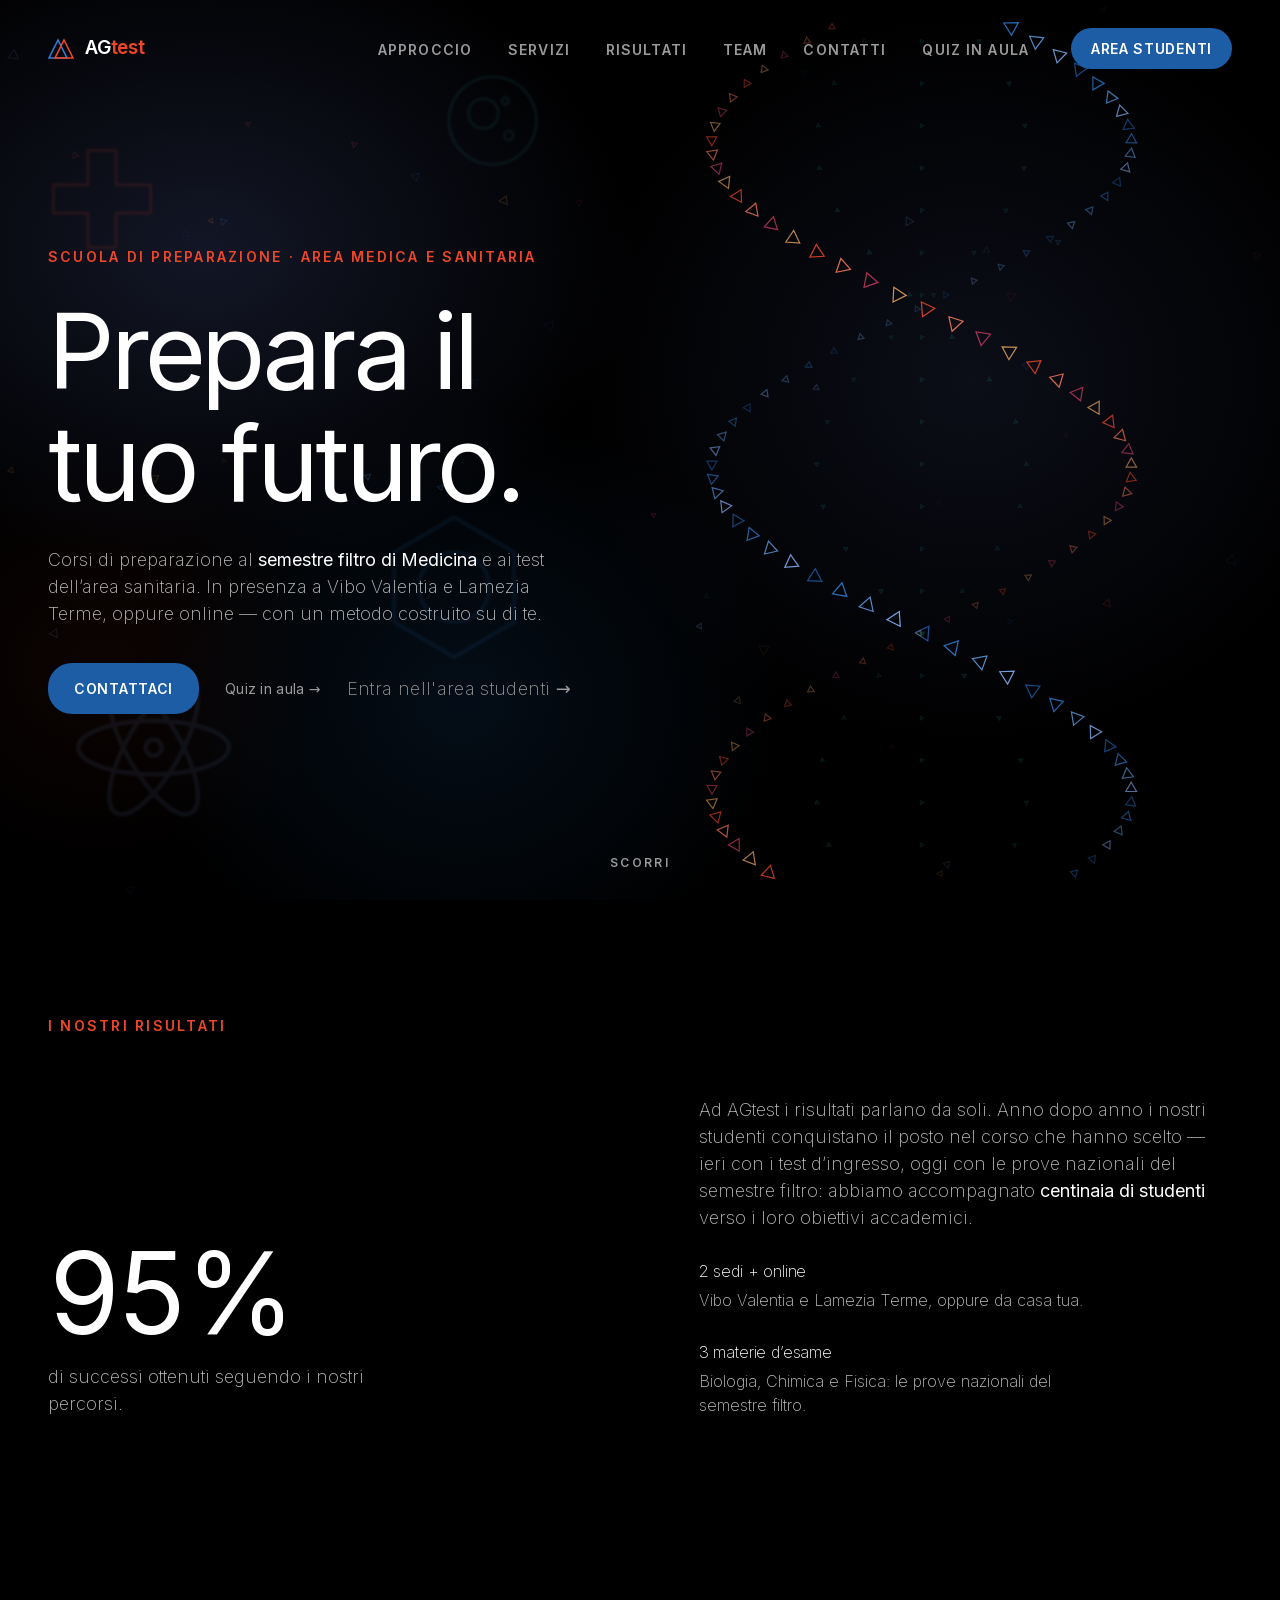
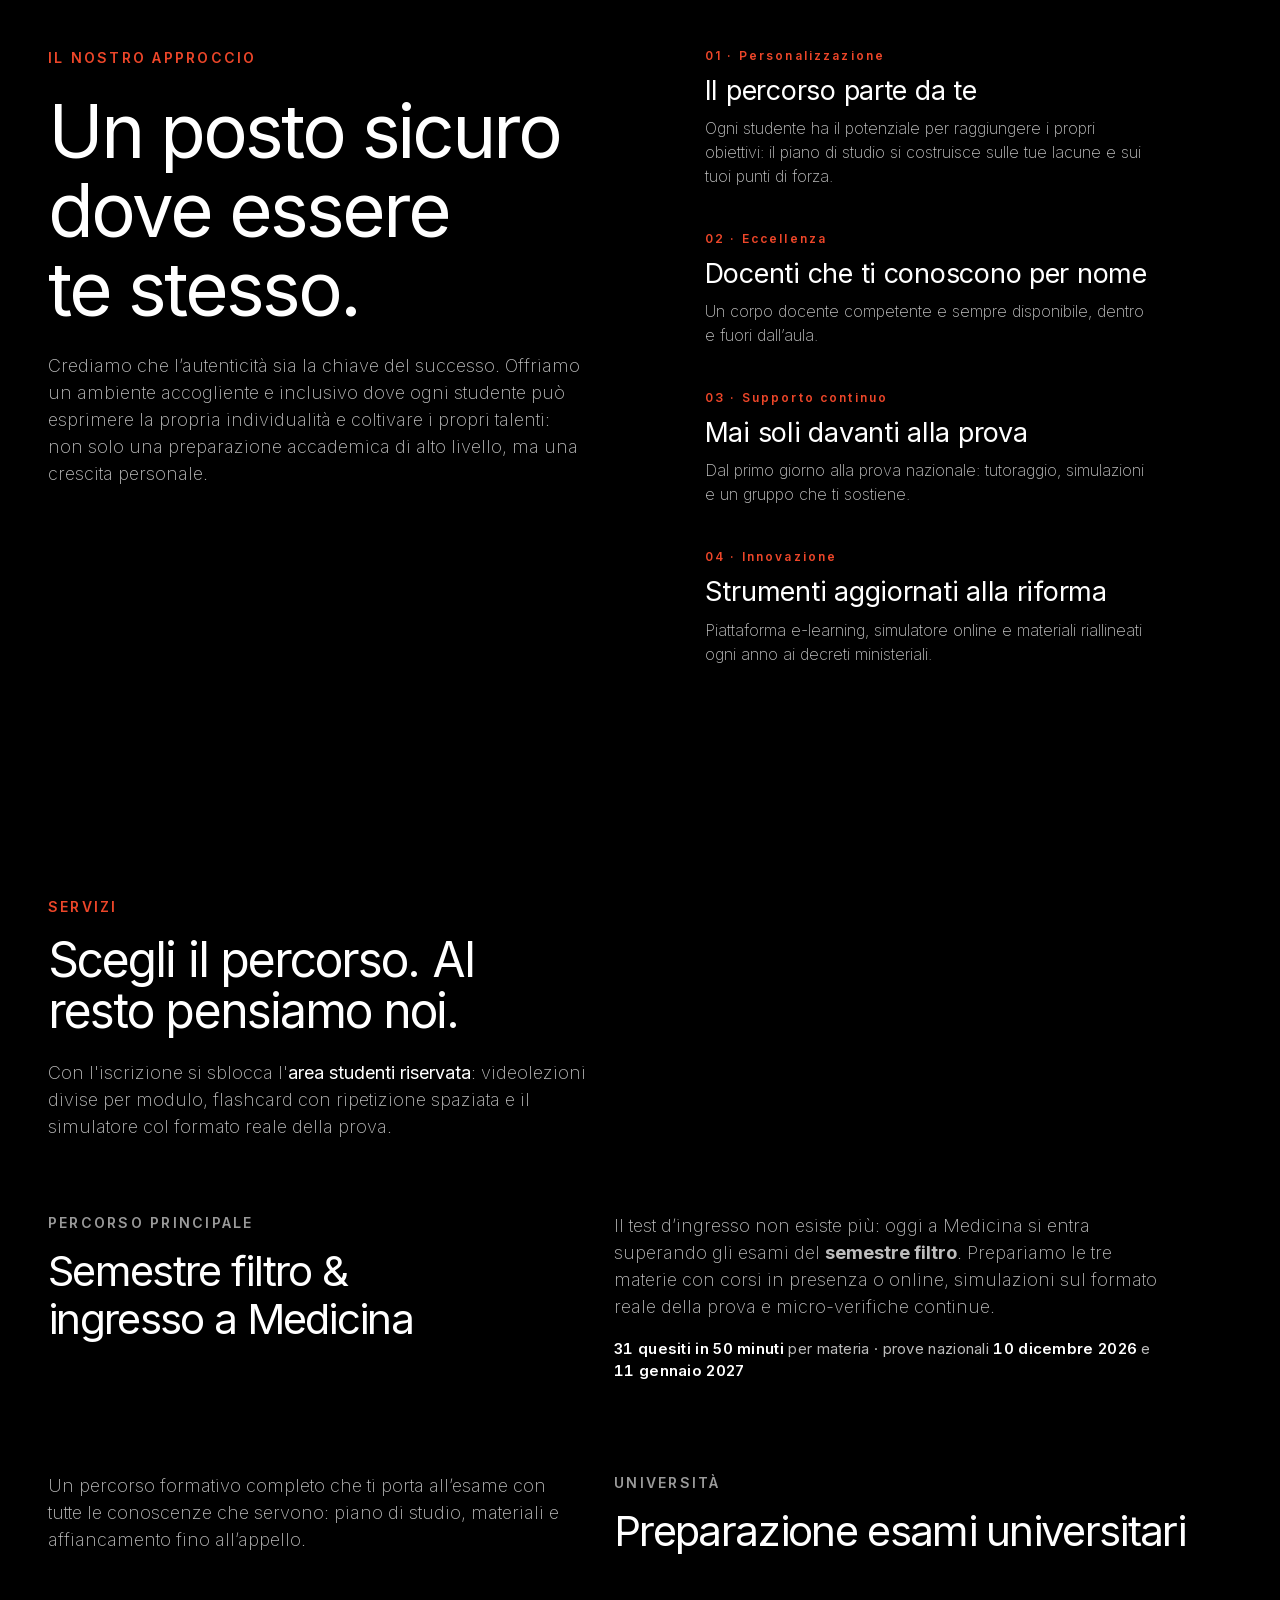
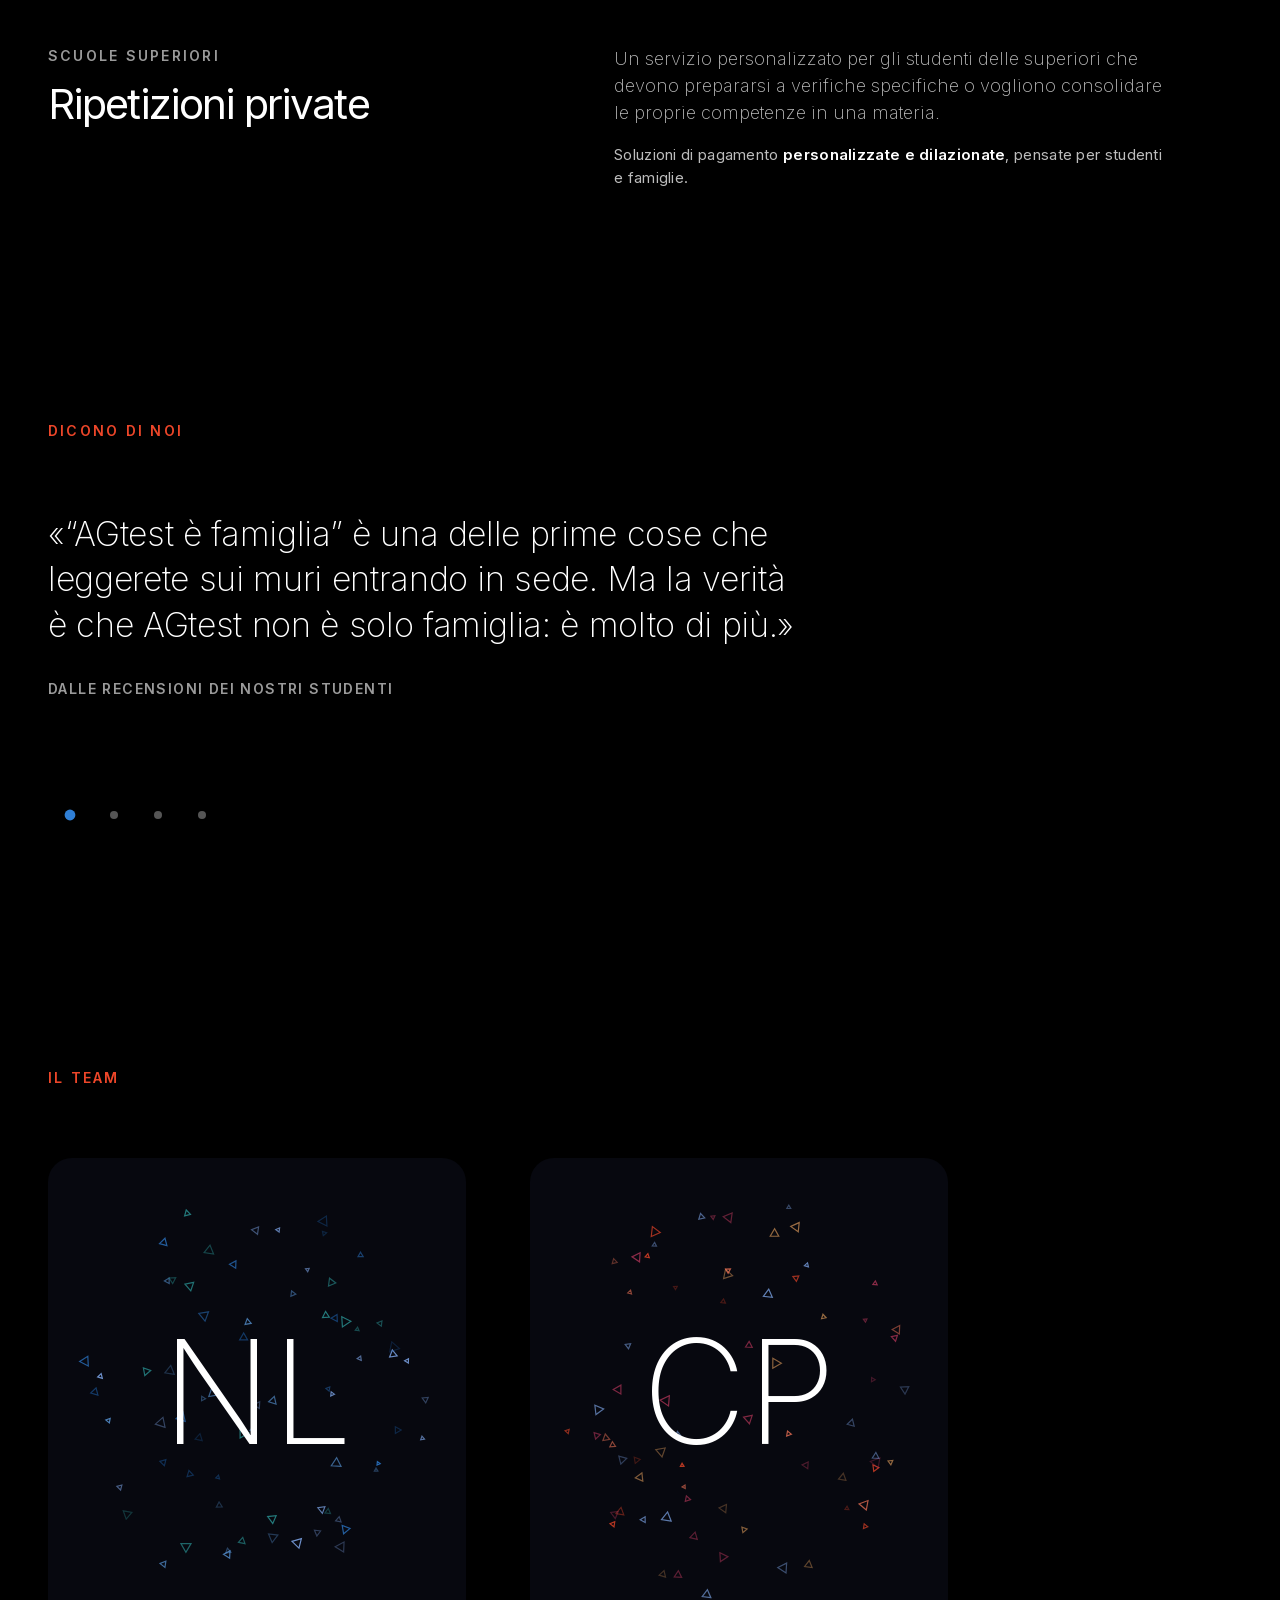
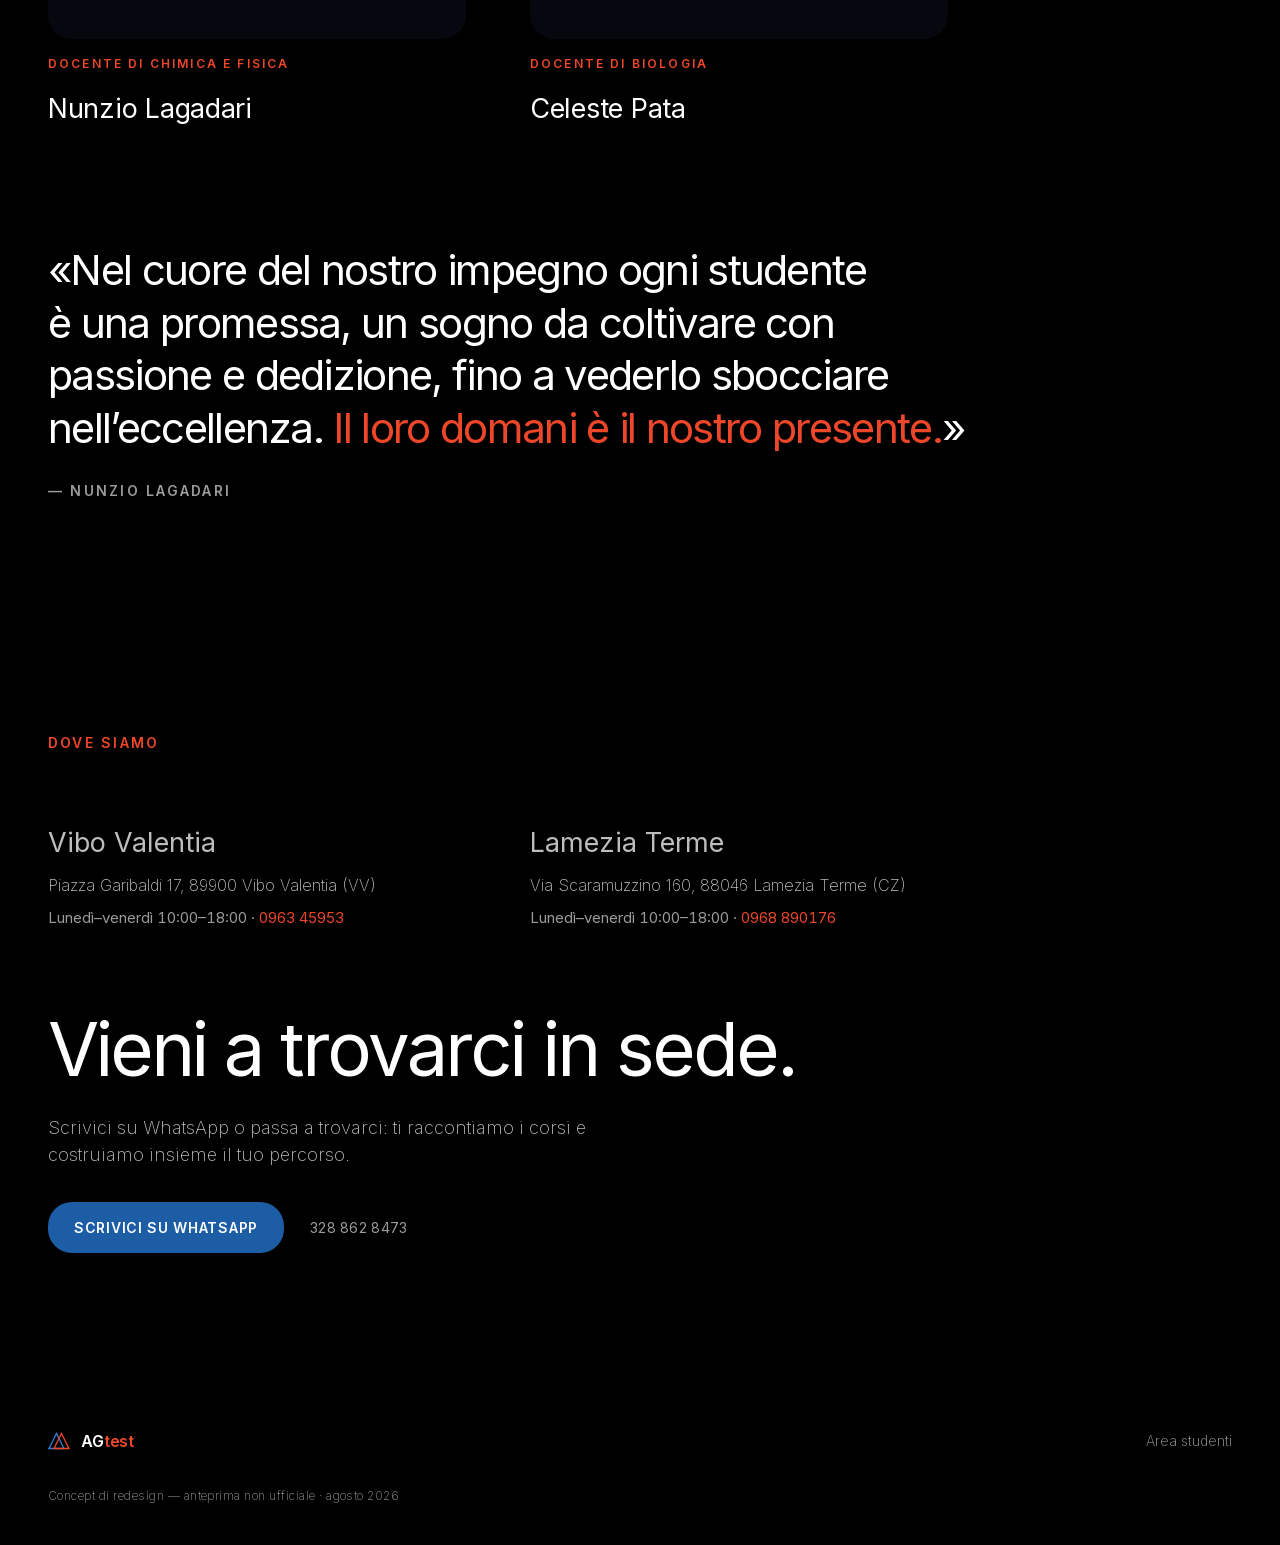
<file: index.html>
<!doctype html>
<html lang="it">
<head>
<meta charset="utf-8">
<meta name="viewport" content="width=device-width, initial-scale=1">
<title>AGtest — Prepara il tuo futuro</title>
<style>
/* ================= FONT ================= */
@font-face {
  font-family: 'Inter';
  font-style: normal;
  font-weight: 100 900;
  font-display: swap;
  src: url([data-uri]) format('woff2');
}

/* ================= TOKENS ================= */
:root {
  --void: #000000;
  --bone: #ffffff;
  --ash: #9a9a9a;
  --mist: #bdbdbd;
  --blu: #2f7fd6;          /* blu AGtest schiarito — accenti, stati attivi, hover */
  --blu-deep: #1c5da5;     /* blu AGtest originale — fondo dei bottoni (contrasto AA col bianco) */
  --rosso: #ed4629;        /* accento AGtest — label, enfasi, link */
  --navy: #222845;         /* tinta profonda */

  --font: 'Inter', ui-sans-serif, system-ui, -apple-system, 'Segoe UI', Roboto, sans-serif;

  --w-thin: 200;
  --w-reg: 400;
  --w-semi: 600;

  --max: 1280px;
  --pad: clamp(20px, 4vw, 48px);

  --body-sm: 16px;
  --data: 15px;

  --display: clamp(52px, 8.2vw, 113px);
  --h-lg: clamp(42px, 5.8vw, 78px);
  --h: clamp(34px, 4vw, 48px);
  --h-sm: clamp(28px, 3.4vw, 42px);
  --h-xs: clamp(22px, 2.4vw, 27px);
  --body: 18px;
}

/* ================= BASE ================= */
* { margin: 0; padding: 0; box-sizing: border-box; }
html { scroll-behavior: smooth; }
@media (prefers-reduced-motion: reduce) { html { scroll-behavior: auto; } }
body {
  background: var(--void);
  color: var(--bone);
  font-family: var(--font);
  font-weight: var(--w-thin);
  font-size: var(--body);
  line-height: 1.5;
  -webkit-font-smoothing: antialiased;
  overflow-x: hidden;
}
::selection { background: var(--blu-deep); color: var(--bone); }
a { color: inherit; text-decoration: none; }
a:focus-visible, button:focus-visible { outline: 2px solid var(--blu); outline-offset: 4px; border-radius: 4px; }
img, canvas, svg { max-width: 100%; display: block; }

.wrap { max-width: var(--max); margin: 0 auto; padding-left: var(--pad); padding-right: var(--pad); }

/* type roles */
.display, .h-lg, .h, .h-sm {
  font-weight: var(--w-reg);
  letter-spacing: -0.04em;
  line-height: 1.06;
  text-wrap: balance;
  font-feature-settings: "ss01" on;
}
.display { font-size: var(--display); }
.h-lg { font-size: var(--h-lg); }
.h { font-size: var(--h); }
.h-sm { font-size: var(--h-sm); line-height: 1.15; }
.h-xs { font-size: var(--h-xs); font-weight: var(--w-reg); line-height: 1.3; letter-spacing: -0.01em; }

.label {
  font-size: 14px;
  font-weight: var(--w-semi);
  letter-spacing: 0.16em;
  text-transform: uppercase;
  color: var(--rosso);
}
.label--quiet { color: var(--ash); }
.body { font-weight: var(--w-thin); color: var(--mist); max-width: 540px; }
.body strong { font-weight: var(--w-reg); color: var(--bone); }
.body a { color: var(--rosso); }
.body a:hover { color: var(--bone); }

/* pill button — l'unico bottone pieno */
.pill {
  display: inline-block;
  background: var(--blu-deep);
  color: var(--bone);
  font-family: var(--font); /* i <button> non ereditano il font da soli */
  font-size: 14px;
  font-weight: var(--w-semi);
  letter-spacing: 0.05em;
  text-transform: uppercase;
  border: 0;
  border-radius: 24px;
  padding: 15px 26px;
  cursor: pointer;
  transition: background .25s ease, transform .25s ease;
}
.pill:hover { background: #2a6fc0; transform: translateY(-1px); } /* >=4.5:1 col bianco anche in hover */

.ghost {
  display: inline-block;
  font-size: 14px;
  font-weight: var(--w-reg);
  color: var(--ash);
  letter-spacing: 0.02em;
  transition: color .2s ease;
  padding: 12px 8px;
  margin: -12px -8px;
}
.ghost:hover { color: var(--bone); }

.skip-link {
  position: absolute; left: -9999px; top: 0; z-index: 100;
  background: var(--blu-deep); color: var(--bone);
  padding: 12px 18px; border-radius: 0 0 24px 0;
  font-size: 14px; font-weight: var(--w-semi);
}
.skip-link:focus { left: 0; }

/* reveal on scroll */
.reveal { opacity: 0; transform: translateY(26px); transition: opacity .8s ease, transform .8s ease; }
.reveal.in { opacity: 1; transform: none; }
@media (prefers-reduced-motion: reduce) {
  .reveal { opacity: 1; transform: none; transition: none; }
}

/* modalità ?static — screenshot/stampa: hero ad altezza fissa, niente animazioni */
html.static .hero { min-height: 0; height: 880px; }
html.static .reveal { opacity: 1; transform: none; transition: none; }
@media (max-width: 900px) { html.static .hero { height: 740px; } }

/* decorative ambient triangles (static) */
.tri {
  position: absolute;
  width: 0; height: 0;
  pointer-events: none;
}

section { position: relative; z-index: 1; padding: clamp(60px, 9vw, 120px) 0; }
footer { position: relative; z-index: 1; }

/* ================= NAV ================= */
header {
  position: absolute;
  top: 0; left: 0; right: 0;
  z-index: 10;
}
.nav {
  display: flex;
  align-items: center;
  gap: 36px;
  padding-top: 28px;
}
.logo { display: flex; align-items: center; gap: 11px; }
.logo-word { font-size: 19px; font-weight: var(--w-semi); letter-spacing: -0.01em; color: var(--bone); }
.logo-word em { font-style: normal; color: var(--rosso); }
.nav-links { display: flex; gap: 36px; margin-left: auto; list-style: none; }
.nav-links a {
  font-size: 14px;
  font-weight: var(--w-semi);
  letter-spacing: 0.08em;
  text-transform: uppercase;
  color: var(--ash);
  transition: color .2s ease;
  display: inline-block; /* area tocco >=41px senza cambiare il ritmo visivo */
  padding: 12px 6px;
  margin: -12px -6px;
}
.nav-links a:hover { color: var(--bone); }
.nav .pill { margin-left: 6px; padding: 12px 20px; }
@media (max-width: 900px) {
  .nav { flex-wrap: wrap; row-gap: 16px; }
  .nav-links { order: 3; width: 100%; gap: 30px; overflow-x: auto; scrollbar-width: none; padding-bottom: 2px; }
  .nav-links::-webkit-scrollbar { display: none; }
  .nav .pill { margin-left: auto; }
}
@media (max-width: 380px) {
  .nav { gap: 16px; }
  .nav .pill { padding: 12px 14px; font-size: 13px; }
}

/* ================= HERO ================= */
.hero {
  position: relative;
  min-height: 100vh;
  min-height: 100svh;
  display: flex;
  align-items: center;
  padding: 140px 0 80px;
  overflow: hidden;
}
/* sfondo vivo: nebulosa + glifi + elica, fisso dietro a TUTTA la pagina */
.sfondo {
  position: fixed;
  inset: 0;
  z-index: 0;
  pointer-events: none;
}
.sfondo::before {
  content: '';
  position: absolute;
  inset: 0;
  background:
    radial-gradient(620px 460px at 16% 28%, rgba(34, 40, 69, 0.55), transparent 70%),
    radial-gradient(460px 420px at 36% 78%, rgba(28, 93, 165, 0.14), transparent 70%),
    radial-gradient(340px 300px at 8% 74%, rgba(237, 70, 41, 0.05), transparent 70%),
    radial-gradient(560px 520px at 76% 42%, rgba(34, 40, 69, 0.35), transparent 72%);
}
/* glifi delle materie — quasi invisibili, come una nube stellare */
.glifi { position: absolute; inset: 0; z-index: 0; pointer-events: none; }
.glifo {
  position: absolute;
  fill: none;
  stroke-width: 2.5;
  stroke-linejoin: round;
  stroke-linecap: round;
  filter: blur(1.1px);
}
.g-med { stroke: #ed4629; width: clamp(90px, 10vw, 150px);  top: 15%;    left: 3%;  opacity: .11; animation: drift 26s ease-in-out infinite alternate; }
.g-chi { stroke: #2f7fd6; width: clamp(110px, 13vw, 190px); top: 56%;    left: 29%; opacity: .09; animation: drift 34s ease-in-out -9s infinite alternate-reverse; }
.g-fis { stroke: #8ab6ff; width: clamp(120px, 14vw, 210px); bottom: 7%;  left: 5%;  opacity: .08; animation: drift 40s ease-in-out -18s infinite alternate; }
.g-bio { stroke: #2ea3a3; width: clamp(80px, 9vw, 130px);   top: 7%;     left: 34%; opacity: .10; animation: drift 30s ease-in-out -25s infinite alternate-reverse; }
@keyframes drift {
  from { transform: translate3d(0, 0, 0) rotate(-2deg); }
  to   { transform: translate3d(16px, -20px, 0) rotate(3deg); }
}
@media (prefers-reduced-motion: reduce) { .glifo { animation-duration: 80s; } }
html.static .glifo { animation: none; }
.sfondo.fuori-vista .glifo { animation-play-state: paused; }
@media (max-width: 900px) {
  /* telefono: glifi in colonna sul bordo sinistro, elica sul bordo destro — due fasce che non si accavallano */
  .g-med, .g-chi, .g-fis, .g-bio { opacity: .08; }
  .g-med { top: 12%; left: 2%; }
  .g-bio { top: 32%; left: 7%; }
  .g-chi { top: 54%; left: 2%; }
  .g-fis { bottom: 5%; left: 5%; }
}
#dna {
  position: absolute;
  inset: 0;
  z-index: 0;
}
.hero-inner { position: relative; z-index: 1; width: 100%; }
.hero-copy { max-width: 640px; display: grid; gap: 28px; justify-items: start; }
.hero-copy .body { font-size: var(--body); }
.hero-cta { display: flex; align-items: center; gap: 26px; flex-wrap: wrap; margin-top: 8px; }
.scroll-hint {
  position: absolute; bottom: 28px; left: 50%; transform: translateX(-50%);
  color: var(--ash); font-size: 12px; font-weight: var(--w-semi); letter-spacing: .2em; text-transform: uppercase;
  z-index: 1;
}
@media (max-width: 900px) {
  .hero { min-height: auto; padding: 150px 0 40px; }
  #dna { opacity: .38; } /* l'elica ora sta sul bordo destro, non dietro al testo: puo' essere piu' viva */
  .scroll-hint { display: none; }
}

/* ================= NUMERI ================= */
.stats-grid {
  display: grid;
  grid-template-columns: minmax(0, 1.1fr) minmax(0, 1fr);
  gap: clamp(30px, 5vw, 96px);
  align-items: end;
}
.stat-big {
  font-size: clamp(96px, 13vw, 113px);
  font-weight: var(--w-reg);
  letter-spacing: -0.04em;
  line-height: 0.9;
  font-variant-numeric: tabular-nums;
}
.stat-big small { display: block; font-size: var(--body); font-weight: var(--w-thin); letter-spacing: 0; color: var(--mist); margin-top: 18px; line-height: 1.5; max-width: 380px; }
.stat-rows { display: grid; gap: 30px; }
.stat-row { display: grid; gap: 6px; }
.stat-row .h-xs { color: var(--bone); }
.stat-row p { color: var(--mist); font-size: var(--body-sm); font-weight: var(--w-thin); max-width: 420px; }
@media (max-width: 760px) { .stats-grid { grid-template-columns: 1fr; align-items: start; } }

/* ================= APPROCCIO ================= */
.split {
  display: grid;
  grid-template-columns: minmax(0, 1.1fr) minmax(0, 1fr);
  gap: clamp(36px, 6vw, 120px);
}
.split .lede { display: grid; gap: 24px; align-content: start; justify-items: start; }
.pillars { display: grid; gap: 42px; align-content: center; }
.pillar { display: grid; gap: 8px; }
.pillar .idx { font-size: 12px; font-weight: var(--w-semi); letter-spacing: .18em; color: var(--rosso); }
.pillar p { color: var(--mist); font-size: var(--body-sm); font-weight: var(--w-thin); max-width: 440px; }
@media (max-width: 860px) { .split { grid-template-columns: 1fr; } }

/* ================= SERVIZI ================= */
.services { display: grid; gap: clamp(48px, 7vw, 90px); margin-top: clamp(40px, 6vw, 72px); }
.service {
  display: grid;
  grid-template-columns: minmax(0, 1fr) minmax(0, 1.2fr);
  gap: clamp(24px, 4vw, 72px);
}
.service:nth-child(even) .service-head { order: 2; }
.service-head { display: grid; gap: 14px; align-content: start; }
.service-body { display: grid; gap: 18px; align-content: start; }
.service-body p { color: var(--mist); max-width: 560px; }
.datarow {
  font-size: var(--data);
  font-weight: var(--w-reg);
  color: var(--ash);
  font-variant-numeric: tabular-nums;
  letter-spacing: 0.02em;
}
.datarow b { font-weight: var(--w-semi); color: var(--bone); }
@media (max-width: 860px) {
  .service { grid-template-columns: 1fr; }
  .service:nth-child(even) .service-head { order: 0; }
}

/* ================= FLASHCARD (demo area studenti) ================= */
.fc-wrap {
  display: grid;
  grid-template-columns: minmax(0, 1fr) minmax(0, 1.15fr);
  gap: clamp(36px, 6vw, 110px);
  align-items: center;
  margin-top: clamp(40px, 6vw, 70px);
}
.fc-copy { display: grid; gap: 24px; justify-items: start; align-content: start; }
.fc-kbd { font-size: 13px; color: var(--ash); letter-spacing: .04em; font-variant-numeric: tabular-nums; }
.fc-demo { display: grid; gap: 18px; }
.fc-meta { display: flex; justify-content: space-between; font-size: 14px; color: var(--ash); font-variant-numeric: tabular-nums; }
.fc-bar { height: 2px; background: var(--navy); border-radius: 2px; overflow: hidden; }
.fc-bar span { display: block; height: 100%; width: 0; background: var(--blu); transition: width .4s ease; }
.fc-scene { perspective: 1200px; }
.fc-card {
  position: relative;
  height: 300px;
  transform-style: preserve-3d;
  transition: transform .55s cubic-bezier(.4, 0, .2, 1);
  cursor: pointer;
  border-radius: 24px;
}
.fc-card.flip { transform: rotateY(180deg); }
.fc-card:focus-visible { outline: 2px solid var(--blu); outline-offset: 6px; }
.fc-face {
  position: absolute;
  inset: 0;
  backface-visibility: hidden;
  -webkit-backface-visibility: hidden;
  border-radius: 24px;
  display: grid;
  gap: 18px;
  align-content: center;
  justify-items: center;
  text-align: center;
  padding: 30px 34px;
  background: radial-gradient(130% 110% at 30% 0%, rgba(34, 40, 69, 0.60), rgba(34, 40, 69, 0.16) 75%);
}
.fc-face--back {
  transform: rotateY(180deg);
  background: radial-gradient(130% 110% at 70% 0%, rgba(34, 40, 69, 0.80), rgba(34, 40, 69, 0.20) 75%);
}
.fc-tag { font-size: 12px; font-weight: var(--w-semi); letter-spacing: .18em; text-transform: uppercase; color: var(--ash); }
.fc-face--back .fc-tag { color: var(--blu); }
.fc-text { font-size: clamp(19px, 2vw, 24px); font-weight: var(--w-thin); line-height: 1.45; max-width: 520px; text-wrap: balance; }
.fc-text strong { font-weight: var(--w-reg); }
.fc-hint { font-size: 12px; color: var(--ash); }
.fc-actions { display: grid; gap: 12px; justify-items: center; min-height: 96px; align-content: start; }
.fc-ratings { display: grid; grid-template-columns: repeat(4, 1fr); gap: 8px; width: 100%; }
.fc-ratings[hidden], .fc-actions [hidden] { display: none; }
.fc-rate {
  background: none; border: 0; cursor: pointer; font: inherit;
  font-size: 12px; font-weight: var(--w-semi); letter-spacing: .08em; text-transform: uppercase;
  color: var(--ash); padding: 12px 4px; border-radius: 24px;
  display: grid; gap: 8px; justify-items: center;
  transition: color .2s ease, background .2s ease;
}
/* scala semantica delle valutazioni (rosso->sabbia->teal->blu), promossa dallo spettro particelle */
.fc-rate i { font-style: normal; width: 8px; height: 8px; border-radius: 50%; display: block; }
.fc-rate:hover { color: var(--bone); background: rgba(34, 40, 69, 0.35); }
.fc-rate:focus-visible { outline: 2px solid var(--blu); outline-offset: 2px; }
.fc-done { display: none; gap: 18px; justify-items: center; text-align: center; align-content: center; min-height: 300px; }
.fc-done.on { display: grid; }
.fc-done .h-xs { max-width: 460px; }
.fc-done p { color: var(--mist); max-width: 440px; }
@media (max-width: 860px) {
  .fc-wrap { grid-template-columns: 1fr; }
  .fc-card { height: 270px; }
}
@media (max-width: 380px) {
  .fc-card { height: 300px; }
  .fc-face { padding: 24px 18px; }
}
@media (prefers-reduced-motion: reduce) {
  .fc-card { transition: none; }
  .fc-bar span { transition: none; }
}

/* ================= LEZIONI (videoteca stile Netflix) ================= */
.lez-head { display: grid; gap: 24px; justify-items: start; max-width: 640px; }
.lez-rows { display: grid; gap: clamp(36px, 5vw, 56px); margin-top: clamp(40px, 6vw, 70px); }
.lez-row { min-width: 0; } /* senza, la traccia del grid cresce fino al contenuto e il nastro non scorre */
.lez-row-top { display: flex; align-items: baseline; gap: 16px; margin-bottom: 12px; }
.lez-row-top h3 { display: flex; align-items: center; gap: 12px; }
.lez-dot { width: 9px; height: 9px; border-radius: 50%; display: inline-block; }
.lez-count { font-size: 13px; color: var(--ash); font-variant-numeric: tabular-nums; }
.lez-arrows { margin-left: auto; display: flex; gap: 2px; }
.lez-arrow {
  background: none; border: 0; cursor: pointer;
  color: var(--ash); font-size: 24px; line-height: 1; padding: 8px 12px;
  transition: color .2s ease;
}
.lez-arrow:hover { color: var(--bone); }
.lez-arrow:focus-visible { outline: 2px solid var(--blu); outline-offset: 2px; border-radius: 8px; }
.lez-scroll {
  display: flex; gap: 16px;
  overflow-x: auto; scroll-snap-type: x proximity;
  padding: 6px 4px 16px;
  scrollbar-width: none;
}
.lez-scroll::-webkit-scrollbar { display: none; }
.lez-card {
  flex: 0 0 auto; width: min(280px, 66vw);
  background: none; border: 0; padding: 0; font: inherit; color: inherit; text-align: left; cursor: pointer;
  display: grid; gap: 10px; align-content: start;
  scroll-snap-align: start;
  transition: transform .3s ease;
}
.lez-card:hover, .lez-card:focus-visible { transform: translateY(-4px) scale(1.02); }
.lez-card:focus-visible { outline: 2px solid var(--blu); outline-offset: 4px; border-radius: 18px; }
/* raggio 16px sulle tile video: il 24 di sistema mangerebbe l'anteprima a queste dimensioni */
.lez-thumb {
  position: relative; aspect-ratio: 16 / 9; border-radius: 16px; overflow: hidden;
  background: radial-gradient(130% 130% at 20% 0%, var(--tono-wash, rgba(34, 40, 69, 0.7)), rgba(6, 8, 16, 0.92) 78%);
}
.lez-thumb .glifo-mini {
  position: absolute; right: -14%; top: -12%; width: 68%;
  opacity: .16; fill: none; stroke: var(--tono, #2f7fd6);
  stroke-width: 2.5; stroke-linejoin: round; stroke-linecap: round;
}
.lez-num { position: absolute; left: 14px; bottom: 8px; font-size: 44px; font-weight: var(--w-thin); letter-spacing: -0.03em; opacity: .92; }
.lez-dur { position: absolute; right: 12px; bottom: 12px; font-size: 12px; color: var(--mist); font-variant-numeric: tabular-nums; }
.lez-play {
  position: absolute; inset: 0;
  display: grid; place-items: center;
  background: rgba(0, 0, 0, 0.35);
  opacity: 0; transition: opacity .25s ease;
}
.lez-card:hover .lez-play, .lez-card:focus-visible .lez-play { opacity: 1; }
.lez-progress { position: absolute; left: 0; right: 0; bottom: 0; height: 3px; background: rgba(154, 154, 154, 0.25); }
.lez-progress span { display: block; height: 100%; background: var(--blu); }
.lez-title { font-size: 16px; font-weight: var(--w-reg); letter-spacing: -0.01em; line-height: 1.3; }
.lez-meta { font-size: 12px; color: var(--ash); font-variant-numeric: tabular-nums; }
.lez-meta .riprendi { color: var(--rosso); font-weight: var(--w-semi); text-transform: uppercase; letter-spacing: .08em; }
/* tile "carica" per i docenti: bordo tratteggiato = slot vuoto (unica eccezione, dichiarata, alla regola no-bordi) */
.lez-upload .lez-thumb {
  background: none; border: 1px dashed rgba(154, 154, 154, 0.4);
  display: grid; place-items: center; align-content: center; gap: 6px;
}
.lez-upload .piu { font-size: 40px; font-weight: var(--w-thin); color: var(--mist); line-height: 1; }
.lez-upload .txt { font-size: 13px; color: var(--ash); }
/* scheda-player */
.lez-player-box {
  position: relative;
  width: min(720px, 100%);
  border-radius: 24px;
  background: radial-gradient(140% 120% at 30% 0%, rgba(34, 40, 69, 0.9), rgba(6, 8, 16, 0.96) 80%);
  padding: 26px 26px 32px;
  display: grid; gap: 18px;
  max-height: 92svh; overflow-y: auto;
}
.lez-screen {
  position: relative; aspect-ratio: 16 / 9; border-radius: 16px; overflow: hidden;
  background: radial-gradient(130% 130% at 25% 0%, var(--tono-wash, rgba(34, 40, 69, 0.75)), rgba(4, 6, 12, 0.95) 80%);
  display: grid; place-items: center;
}
.lez-screen .glifo-mini {
  position: absolute; right: -10%; top: -14%; width: 55%;
  opacity: .15; fill: none; stroke: var(--tono, #2f7fd6);
  stroke-width: 2.5; stroke-linejoin: round; stroke-linecap: round;
}
.lez-playbtn {
  position: relative;
  display: grid; place-items: center;
  width: 84px; height: 84px; border-radius: 50%;
  background: rgba(255, 255, 255, 0.95);
  transition: transform .2s ease;
}
.lez-playlink:hover .lez-playbtn, .lez-playlink:focus-visible .lez-playbtn { transform: scale(1.07); }
.lez-playlink:focus-visible { outline: 2px solid var(--blu); outline-offset: 6px; border-radius: 50%; }
.lez-player-meta { display: grid; gap: 8px; justify-items: start; }
@media (max-width: 640px) {
  .lez-arrows { display: none; } /* su touch si scorre col dito */
  .lez-num { font-size: 34px; }
  .lez-player-box { padding: 18px 18px 24px; }
}

/* ================= FLASHCARD DELL'AREA (sistema completo stile MedOs) ================= */
.afc-testa { display: flex; align-items: flex-end; justify-content: space-between; gap: 16px; flex-wrap: wrap; }
.afc-azioni { display: flex; gap: 16px; align-items: center; flex-wrap: wrap; }
.afc-ghostbtn { border: 0; background: none; cursor: pointer; font: inherit; }
.afc-tabs { display: flex; gap: 4px; flex-wrap: wrap; }
.afc-pann { display: grid; gap: 18px; align-content: start; }
.afc-pann[hidden] { display: none; }
.afc-mazzo-riga { display: flex; align-items: center; gap: 14px; padding: 16px 0; border-top: 1px solid rgba(34, 40, 69, 0.7); flex-wrap: wrap; }
.afc-dot { width: 10px; height: 10px; border-radius: 50%; flex: 0 0 auto; }
.afc-mazzo-info { flex: 1; min-width: 180px; display: grid; gap: 2px; }
.afc-mazzo-nome { font-size: 17px; font-weight: var(--w-reg); }
.afc-mazzo-meta { font-size: 13px; color: var(--ash); font-variant-numeric: tabular-nums; }
.afc-mazzo-meta .dovute { color: var(--rosso); font-weight: var(--w-semi); }
.afc-carte-lista { display: grid; gap: 8px; padding: 2px 0 16px 24px; }
.afc-carta-riga { display: flex; gap: 12px; align-items: baseline; font-size: 14px; color: var(--mist); background: rgba(34, 40, 69, 0.18); border-radius: 12px; padding: 10px 14px; }
.afc-carta-riga .davanti { min-width: 0; flex: 1; }
.afc-carta-riga .retro { color: var(--ash); font-size: 12.5px; display: block; }
.afc-x { border: 0; background: none; color: var(--ash); cursor: pointer; font: inherit; padding: 2px 8px; border-radius: 8px; }
.afc-x:hover { color: var(--rosso); }
.afc-vuotopann { display: grid; gap: 12px; justify-items: start; padding: 10px 0 4px; }
.afc-campo { background: rgba(34, 40, 69, 0.35); border: 0; border-radius: 14px; padding: 12px 16px; font: inherit; font-weight: var(--w-thin); font-size: 15px; color: var(--bone); width: 100%; }
.afc-campo::placeholder { color: var(--ash); }
.afc-campo:focus-visible { outline: 2px solid var(--blu); }
textarea.afc-campo { resize: vertical; min-height: 72px; }
select.afc-campo { cursor: pointer; }
select.afc-campo option { background: #10131f; color: var(--bone); }
.afc-colori { display: flex; gap: 12px; }
.afc-colore { width: 26px; height: 26px; border-radius: 50%; border: 0; cursor: pointer; }
.afc-colore.on { outline: 2px solid var(--bone); outline-offset: 3px; }
.afc-etich { font-size: 12px; font-weight: var(--w-semi); letter-spacing: .1em; text-transform: uppercase; color: var(--ash); }
#afc-studio { max-width: 560px; }
.afc-prog-griglia { display: grid; grid-template-columns: minmax(0, 1.4fr) minmax(0, 1fr); gap: clamp(20px, 3vw, 36px); align-items: start; }
@media (max-width: 760px) { .afc-prog-griglia { grid-template-columns: 1fr; } }
.afc-curva svg, .afc-sapometro svg { width: 100%; height: auto; display: block; }
.afc-sapometro { display: grid; gap: 12px; }
.afc-sap-centro { text-align: center; margin-top: -58px; position: relative; z-index: 1; }
.afc-sap-punti { font-size: 44px; font-weight: var(--w-reg); letter-spacing: -0.03em; line-height: 1; font-variant-numeric: tabular-nums; }
.afc-sap-label { font-size: 12px; color: var(--ash); text-transform: uppercase; letter-spacing: .1em; font-weight: var(--w-semi); }
.afc-sotto3 { display: grid; grid-template-columns: repeat(3, 1fr); gap: 10px; }
.afc-sm { text-align: center; background: rgba(34, 40, 69, 0.25); border-radius: 16px; padding: 12px 6px; display: grid; gap: 3px; }
.afc-sm b { font-size: 18px; font-weight: var(--w-reg); font-variant-numeric: tabular-nums; }
.afc-sm span { font-size: 10.5px; color: var(--ash); text-transform: uppercase; letter-spacing: .08em; }

/* ================= MODAL ACCESSO (Area studenti) ================= */
.login-overlay {
  position: fixed; inset: 0; z-index: 50;
  background: rgba(0, 0, 0, 0.78);
  display: grid; place-items: center;
  padding: 24px;
}
.login-overlay[hidden] { display: none; }
.login-box {
  position: relative;
  width: min(400px, 100%);
  border-radius: 24px;
  background: radial-gradient(140% 120% at 30% 0%, rgba(34, 40, 69, 0.9), rgba(6, 8, 16, 0.96) 80%);
  padding: 40px 34px 34px;
  display: grid; gap: 18px; justify-items: start;
}
.login-close {
  position: absolute; top: 10px; right: 10px;
  background: none; border: 0; cursor: pointer;
  color: var(--ash); font-size: 26px; line-height: 1;
  padding: 10px 14px;
  transition: color .2s ease;
}
.login-close:hover { color: var(--bone); }
.login-close:focus-visible { outline: 2px solid var(--blu); outline-offset: 2px; border-radius: 8px; }
.google-btn {
  display: inline-flex; align-items: center; gap: 12px;
  background: #ffffff; color: #1f1f1f;
  font-size: 14px; font-weight: var(--w-semi); letter-spacing: 0.02em;
  border-radius: 24px; padding: 14px 24px;
  transition: transform .2s ease;
}
.google-btn:hover { transform: translateY(-1px); }
.login-note { font-size: 12px; color: var(--ash); max-width: 310px; line-height: 1.5; }
/* passo 2: selettore account in stile Google (solo dimostrativo, nessun campo) */
.gpicker { background: #ffffff; color: #202124; border-radius: 16px; padding: 26px 24px 14px; display: grid; gap: 6px; width: 100%; }
.gpicker .gtesta { display: grid; gap: 10px; justify-items: center; text-align: center; padding-bottom: 14px; }
.gpicker .gparole { font-size: 20px; letter-spacing: -0.01em; }
.gpicker .gsotto { font-size: 13px; color: #5f6368; }
.gacct {
  display: flex; align-items: center; gap: 14px;
  width: 100%; padding: 13px 8px;
  background: none; border: 0; border-top: 1px solid #e8eaed;
  font: inherit; color: #202124; text-align: left; cursor: pointer;
}
.gacct:hover { background: #f7f8f8; }
.gacct:focus-visible { outline: 2px solid #1a73e8; outline-offset: -2px; }
.gava { flex: 0 0 auto; width: 34px; height: 34px; border-radius: 50%; background: #1a73e8; color: #fff; display: grid; place-items: center; font-size: 15px; font-weight: var(--w-semi); }
.gacct .gchi { display: grid; gap: 1px; }
.gacct .gnome { font-size: 14px; font-weight: var(--w-semi); }
.gacct .gmail { font-size: 13px; color: #5f6368; }
.gindietro { justify-self: start; }

/* ================= AREA STUDENTI (pagina interna) ================= */
.area {
  position: fixed; inset: 0; z-index: 40;
  background: var(--void);
  overflow-y: auto;
  overscroll-behavior: contain;
}
.area[hidden] { display: none; }
.area::before {
  content: '';
  position: absolute; top: 0; left: 0; right: 0; height: 480px;
  pointer-events: none;
  background: radial-gradient(640px 420px at 18% 0%, rgba(34, 40, 69, 0.5), transparent 70%);
}
.area-top { position: sticky; top: 0; z-index: 2; background: rgba(0, 0, 0, 0.88); }
.area-top-in { display: flex; align-items: center; gap: 18px; padding: 18px 0; }
.area-top-in .chi { margin-left: auto; display: flex; align-items: center; gap: 14px; }
.area-avatar {
  width: 36px; height: 36px; border-radius: 50%;
  display: grid; place-items: center;
  background: var(--blu-deep); color: var(--bone);
  font-size: 15px; font-weight: var(--w-semi);
}
.area-body { position: relative; display: grid; gap: clamp(44px, 6vw, 72px); padding-top: clamp(36px, 5vw, 60px); padding-bottom: 90px; }
.area-shell {
  position: relative;
  display: grid;
  grid-template-columns: 210px minmax(0, 1fr);
  gap: clamp(28px, 4vw, 56px);
  padding-top: clamp(28px, 4vw, 44px);
  padding-bottom: 90px;
}
.area-menu { display: grid; gap: 6px; align-content: start; align-self: start; position: sticky; top: 86px; }
.area-voce {
  text-align: left; background: none; border: 0; cursor: pointer;
  font: inherit; font-size: 15px; color: var(--ash);
  padding: 12px 16px; border-radius: 16px;
  transition: color .2s ease, background .2s ease;
}
.area-voce:hover { color: var(--bone); }
.area-voce.on { color: var(--bone); background: rgba(34, 40, 69, 0.45); }
.area-voce:focus-visible { outline: 2px solid var(--blu); outline-offset: 2px; }
.area-content { display: grid; gap: clamp(30px, 4vw, 44px); min-width: 0; align-content: start; }
.area-vista { display: grid; gap: clamp(28px, 4vw, 44px); }
.area-vista[hidden] { display: none; }
@media (max-width: 860px) {
  .area-shell { grid-template-columns: 1fr; }
  .area-menu { position: static; display: flex; overflow-x: auto; gap: 4px; scrollbar-width: none; padding-bottom: 4px; }
  .area-menu::-webkit-scrollbar { display: none; }
  .area-voce { flex: 0 0 auto; }
}
.area-saluto { display: grid; gap: 12px; }
.area-saluto .h-lg:focus { outline: none; } /* il focus programmatico serve agli screen reader, non all'occhio */
.area-stats { display: flex; flex-wrap: wrap; gap: clamp(28px, 5vw, 72px); }
.area-stat { display: grid; gap: 4px; }
.area-stat .val { font-size: clamp(38px, 5vw, 56px); font-weight: var(--w-reg); letter-spacing: -0.03em; line-height: 1; font-variant-numeric: tabular-nums; }
.area-stat .val em { font-style: normal; color: var(--rosso); }
.area-stat .cosa { font-size: 13px; color: var(--ash); letter-spacing: .06em; text-transform: uppercase; font-weight: var(--w-semi); }
.area-blocco { display: grid; gap: 18px; min-width: 0; }
.area-blocco > .h-xs { display: flex; align-items: baseline; gap: 14px; flex-wrap: wrap; }
.area-moduli { display: grid; gap: 22px; max-width: 640px; }
.area-mod { display: grid; gap: 8px; }
.area-mod .riga { display: flex; justify-content: space-between; align-items: baseline; gap: 12px; font-size: 15px; }
.area-mod .riga b { font-weight: var(--w-reg); }
.area-mod .riga span { color: var(--ash); font-size: 13px; font-variant-numeric: tabular-nums; }
.area-mod .barra { height: 2px; background: var(--navy); border-radius: 2px; overflow: hidden; }
.area-mod .barra i { display: block; height: 100%; }
.area-fc-slot { max-width: 560px; }
.area-note { font-size: 12px; color: var(--ash); letter-spacing: 0.04em; }

/* ================= SIMULATORE (interno, formato reale) ================= */
.simu { z-index: 45; }
.simu-timer { font-size: 20px; font-weight: var(--w-reg); font-variant-numeric: tabular-nums; letter-spacing: 0.02em; }
.simu-timer.poco { color: var(--rosso); }
.simu-corpo { display: grid; gap: clamp(26px, 4vw, 40px); max-width: 760px; padding-top: clamp(28px, 4vw, 44px); padding-bottom: 90px; position: relative; }
.simu-quesito { font-size: clamp(20px, 2.4vw, 26px); font-weight: var(--w-reg); line-height: 1.4; letter-spacing: -0.01em; text-wrap: balance; }
.simu-opz { display: grid; gap: 10px; }
.simu-opt {
  display: flex; gap: 14px; align-items: baseline; text-align: left;
  background: rgba(34, 40, 69, 0.22); border: 0; border-radius: 16px;
  font: inherit; font-weight: var(--w-thin); font-size: 16px; color: var(--mist);
  cursor: pointer; padding: 14px 18px;
  transition: background .2s ease, color .2s ease;
}
.simu-opt:hover { background: rgba(34, 40, 69, 0.45); color: var(--bone); }
.simu-opt.scelta { background: rgba(28, 93, 165, 0.4); color: var(--bone); }
.simu-opt .lettera { font-weight: var(--w-semi); font-size: 13px; color: var(--ash); }
.simu-opt.scelta .lettera { color: #8ab6ff; }
.simu-opt:focus-visible { outline: 2px solid var(--blu); outline-offset: 2px; }
.simu-input {
  background: rgba(34, 40, 69, 0.35); border: 0; border-radius: 16px;
  padding: 14px 18px; font: inherit; font-weight: var(--w-thin); font-size: 17px;
  color: var(--bone); width: min(340px, 100%);
}
.simu-input::placeholder { color: var(--ash); }
.simu-input:focus-visible { outline: 2px solid var(--blu); }
.simu-nav { display: flex; align-items: center; gap: 16px; flex-wrap: wrap; }
.simu-pallini { display: flex; gap: 8px; flex-wrap: wrap; }
.simu-pallino {
  width: 36px; height: 36px; border-radius: 12px;
  background: rgba(34, 40, 69, 0.35); border: 0; cursor: pointer;
  font: inherit; font-size: 13px; color: var(--ash);
  font-variant-numeric: tabular-nums;
  transition: background .2s ease, color .2s ease;
}
.simu-pallino.risposto { background: var(--blu-deep); color: var(--bone); }
.simu-pallino.corrente { outline: 2px solid var(--blu); outline-offset: 1px; }
.simu-esito-punti { font-size: clamp(64px, 9vw, 96px); font-weight: var(--w-reg); letter-spacing: -0.04em; line-height: 1; font-variant-numeric: tabular-nums; }
.simu-riga {
  display: grid; grid-template-columns: 26px minmax(0, 1fr); gap: 12px;
  font-size: 15px; color: var(--mist); align-items: baseline;
}
.simu-riga .esito-icona { font-weight: var(--w-semi); }
.simu-riga.ok .esito-icona { color: #2ea3a3; }
.simu-riga.no .esito-icona { color: var(--rosso); }
.simu-riga.vuota .esito-icona { color: var(--ash); }
.simu-riga .spiega { color: var(--ash); font-size: 13.5px; }

/* ================= TESTIMONIANZE ================= */
.quotes { position: relative; margin-top: clamp(40px, 6vw, 70px); min-height: 260px; }
.quote {
  position: absolute; inset: 0;
  opacity: 0;
  visibility: hidden;
  transition: opacity .7s ease, visibility 0s linear .7s;
  pointer-events: none;
  display: grid; gap: 26px; align-content: start;
}
.quote.on { opacity: 1; visibility: visible; transition: opacity .7s ease; position: relative; pointer-events: auto; }
.quote blockquote {
  font-size: clamp(22px, 3vw, 34px);
  font-weight: var(--w-thin);
  line-height: 1.35;
  letter-spacing: -0.01em;
  max-width: 900px;
  text-wrap: balance;
}
.quote cite { font-style: normal; font-size: 14px; color: var(--ash); letter-spacing: .1em; text-transform: uppercase; font-weight: var(--w-semi); }
.dots { display: flex; gap: 0; margin-top: 22px; }
.dot {
  width: 44px; height: 44px;
  background: transparent;
  border: 0; cursor: pointer; padding: 0;
  display: grid; place-items: center;
}
.dot::before {
  content: '';
  width: 8px; height: 8px; border-radius: 50%;
  background: rgba(154, 154, 154, 0.55); /* ash attenuato: stato inattivo */
  transition: background .3s ease, transform .3s ease;
}
.dot.on::before { background: var(--blu); transform: scale(1.35); }

/* ================= TEAM ================= */
.team-grid {
  display: grid;
  grid-template-columns: repeat(2, minmax(0, 1fr));
  gap: clamp(30px, 5vw, 96px);
  margin-top: clamp(40px, 6vw, 70px);
  max-width: 900px;
}
.member { display: grid; gap: 16px; justify-items: start; }
.portrait {
  width: 100%;
  min-height: 320px;
  aspect-ratio: 4 / 4.6;
  border-radius: 24px;
  background: rgba(34, 40, 69, 0.22); /* wash navy piatto — niente gradienti nei componenti */
  overflow: hidden;
  position: relative;
}
.portrait canvas { position: absolute; inset: 0; width: 100%; height: 100%; }
.member .role { font-size: 12px; font-weight: var(--w-semi); letter-spacing: .18em; text-transform: uppercase; color: var(--rosso); }
.member .name { font-size: var(--h-xs); font-weight: var(--w-reg); letter-spacing: -0.01em; }
@media (max-width: 640px) { .team-grid { grid-template-columns: 1fr; } }

.founder-quote {
  margin-top: clamp(70px, 9vw, 120px);
  display: grid; gap: 26px;
  max-width: 1000px;
}
.founder-quote blockquote {
  font-size: var(--h-sm);
  font-weight: var(--w-reg);
  letter-spacing: -0.04em;
  line-height: 1.25;
  text-wrap: balance;
}
.founder-quote blockquote span { color: var(--rosso); }
.founder-quote cite { font-style: normal; }

/* ================= CONTATTI ================= */
.sedi {
  display: grid;
  grid-template-columns: repeat(2, minmax(0, 1fr));
  gap: clamp(30px, 5vw, 96px);
  margin: clamp(40px, 6vw, 70px) 0;
  max-width: 900px;
}
.sede { display: grid; gap: 10px; align-content: start; }
.sede .city { font-size: var(--h-xs); font-weight: var(--w-reg); }
.sede p { color: var(--mist); font-size: var(--body-sm); }
.sede .meta { color: var(--ash); font-size: var(--data); font-weight: var(--w-reg); font-variant-numeric: tabular-nums; }
.sede a { color: var(--rosso); }
.sede a:hover { color: var(--bone); }
@media (max-width: 640px) { .sedi { grid-template-columns: 1fr; } }
.contact-cta { display: grid; gap: 26px; justify-items: start; margin-top: clamp(50px, 7vw, 80px); }

/* ================= FOOTER ================= */
footer { padding: 60px 0 40px; }
.foot {
  display: flex; flex-wrap: wrap; align-items: center; gap: 24px 36px;
}
.foot-links { display: flex; flex-wrap: wrap; gap: 24px; margin-left: auto; }
.foot-links a { font-size: 14px; color: var(--ash); display: inline-block; padding: 12px 8px; margin: -12px -8px; }
.foot-links a:hover { color: var(--bone); }
.concept-note {
  margin-top: 34px;
  font-size: 12px;
  color: var(--ash);
  letter-spacing: 0.04em;
}
</style>
</head>
<body>


<!-- ================= NAV ================= -->
<a class="skip-link" href="#main">Salta al contenuto</a>
<header>
  <div class="wrap">
    <nav class="nav" aria-label="Principale">
      <a class="logo" href="#top" aria-label="AGtest — torna su">
        <svg width="26" height="24" viewBox="0 0 26 24" fill="none" aria-hidden="true">
          <path d="M10 3 L19 21 L1 21 Z" stroke="#2f7fd6" stroke-width="1.6"/>
          <path d="M16 3 L25 21 L7 21 Z" stroke="#ed4629" stroke-width="1.6"/>
        </svg>
        <span class="logo-word">AG<em>test</em></span>
      </a>
      <ul class="nav-links">
        <li><a href="#approccio">Approccio</a></li>
        <li><a href="#servizi">Servizi</a></li>
        <li><a href="#successi">Risultati</a></li>
        <li><a href="#team">Team</a></li>
        <li><a href="#contatti">Contatti</a></li>
        <li><a href="quiz/">Quiz in aula</a></li>
      </ul>
      <button class="pill" id="nav-login">Area studenti</button>
    </nav>
  </div>
</header>

<!-- ================= HERO ================= -->
<main id="main">
<div class="sfondo" id="sfondo" aria-hidden="true">
  <div class="glifi">
    <!-- medicina: croce -->
    <svg class="glifo g-med" viewBox="0 0 100 100"><path d="M39 12 h22 v27 h27 v22 h-27 v27 h-22 v-27 h-27 v-22 h27 z"/></svg>
    <!-- chimica: anello aromatico -->
    <svg class="glifo g-chi" viewBox="0 0 100 100"><path d="M50 8 86 29 v42 L50 92 14 71 V29 Z"/><circle cx="50" cy="50" r="21"/></svg>
    <!-- fisica: atomo -->
    <svg class="glifo g-fis" viewBox="0 0 100 100"><ellipse cx="50" cy="50" rx="42" ry="15"/><ellipse cx="50" cy="50" rx="42" ry="15" transform="rotate(60 50 50)"/><ellipse cx="50" cy="50" rx="42" ry="15" transform="rotate(120 50 50)"/><circle cx="50" cy="50" r="4.5"/></svg>
    <!-- biologia: cellula -->
    <svg class="glifo g-bio" viewBox="0 0 100 100"><circle cx="50" cy="50" r="38"/><circle cx="42" cy="44" r="13"/><circle cx="64" cy="63" r="4"/><circle cx="61" cy="33" r="3"/></svg>
  </div>
  <canvas id="dna"></canvas>
</div>

<section class="hero" id="top">
  <div class="wrap hero-inner">
    <div class="hero-copy">
      <p class="label">Scuola di preparazione · Area medica e sanitaria</p>
      <h1 class="display">Prepara il tuo futuro.</h1>
      <p class="body">Corsi di preparazione al <strong>semestre filtro di Medicina</strong> e ai test dell’area sanitaria. In presenza a Vibo Valentia e Lamezia Terme, oppure online — con un metodo costruito su di te.</p>
      <div class="hero-cta">
        <a class="pill" href="#contatti">Contattaci</a>
        <a class="ghost" href="quiz/">Quiz in aula →</a>
        <button class="ghost js-area" style="border: 0; background: none; cursor: pointer; font: inherit;">Entra nell'area studenti&nbsp;→</button>
      </div>
    </div>
  </div>
  <p class="scroll-hint" aria-hidden="true">Scorri</p>
</section>

<!-- ================= NUMERI ================= -->
<section id="successi">
  <div class="wrap">
    <h2 class="label reveal">I nostri risultati</h2>
    <div class="stats-grid" style="margin-top: clamp(34px, 5vw, 60px);">
      <div class="reveal">
        <p class="stat-big">95%<small>di successi ottenuti seguendo i nostri percorsi.</small></p>
      </div>
      <div class="stat-rows reveal">
        <p class="body">Ad AGtest i risultati parlano da soli. Anno dopo anno i nostri studenti conquistano il posto nel corso che hanno scelto — ieri con i test d’ingresso, oggi con le prove nazionali del semestre filtro: abbiamo accompagnato <strong>centinaia di studenti</strong> verso i loro obiettivi accademici.</p>
        <div class="stat-row">
          <p class="h-xs">2 sedi + online</p>
          <p>Vibo Valentia e Lamezia Terme, oppure da casa tua.</p>
        </div>
        <div class="stat-row">
          <p class="h-xs">3 materie d’esame</p>
          <p>Biologia, Chimica e Fisica: le prove nazionali del semestre filtro.</p>
        </div>
      </div>
    </div>
  </div>
</section>

<!-- ================= APPROCCIO ================= -->
<section id="approccio">
  <div class="wrap split">
    <div class="lede reveal">
      <p class="label">Il nostro approccio</p>
      <h2 class="h-lg">Un posto sicuro dove essere te stesso.</h2>
      <p class="body">Crediamo che l’autenticità sia la chiave del successo. Offriamo un ambiente accogliente e inclusivo dove ogni studente può esprimere la propria individualità e coltivare i propri talenti: non solo una preparazione accademica di alto livello, ma una crescita personale.</p>
    </div>
    <div class="pillars">
      <div class="pillar reveal">
        <p class="idx">01 · Personalizzazione</p>
        <h3 class="h-xs">Il percorso parte da te</h3>
        <p>Ogni studente ha il potenziale per raggiungere i propri obiettivi: il piano di studio si costruisce sulle tue lacune e sui tuoi punti di forza.</p>
      </div>
      <div class="pillar reveal">
        <p class="idx">02 · Eccellenza</p>
        <h3 class="h-xs">Docenti che ti conoscono per nome</h3>
        <p>Un corpo docente competente e sempre disponibile, dentro e fuori dall’aula.</p>
      </div>
      <div class="pillar reveal">
        <p class="idx">03 · Supporto continuo</p>
        <h3 class="h-xs">Mai soli davanti alla prova</h3>
        <p>Dal primo giorno alla prova nazionale: tutoraggio, simulazioni e un gruppo che ti sostiene.</p>
      </div>
      <div class="pillar reveal">
        <p class="idx">04 · Innovazione</p>
        <h3 class="h-xs">Strumenti aggiornati alla riforma</h3>
        <p>Piattaforma e-learning, simulatore online e materiali riallineati ogni anno ai decreti ministeriali.</p>
      </div>
    </div>
  </div>
</section>

<!-- ================= SERVIZI ================= -->
<section id="servizi">
  <div class="wrap">
    <p class="label reveal">Servizi</p>
    <h2 class="h reveal" style="margin-top: 18px; max-width: 800px;">Scegli il percorso. Al resto pensiamo noi.</h2>
    <p class="body reveal" style="margin-top: 22px;">Con l'iscrizione si sblocca l'<strong>area studenti riservata</strong>: videolezioni divise per modulo, flashcard con ripetizione spaziata e il simulatore col formato reale della prova.</p>
    <div class="services">
      <div class="service reveal">
        <div class="service-head">
          <p class="label label--quiet">Percorso principale</p>
          <h3 class="h-sm">Semestre filtro &amp; ingresso a Medicina</h3>
        </div>
        <div class="service-body">
          <p>Il test d’ingresso non esiste più: oggi a Medicina si entra superando gli esami del <strong>semestre filtro</strong>. Prepariamo le tre materie con corsi in presenza o online, simulazioni sul formato reale della prova e micro-verifiche continue.</p>
          <p class="datarow"><b>31 quesiti in 50 minuti</b> per materia · prove nazionali <b>10 dicembre 2026</b> e <b>11 gennaio 2027</b></p>
        </div>
      </div>
      <div class="service reveal">
        <div class="service-head">
          <p class="label label--quiet">Università</p>
          <h3 class="h-sm">Preparazione esami universitari</h3>
        </div>
        <div class="service-body">
          <p>Un percorso formativo completo che ti porta all’esame con tutte le conoscenze che servono: piano di studio, materiali e affiancamento fino all’appello.</p>
        </div>
      </div>
      <div class="service reveal">
        <div class="service-head">
          <p class="label label--quiet">Scuole superiori</p>
          <h3 class="h-sm">Ripetizioni private</h3>
        </div>
        <div class="service-body">
          <p>Un servizio personalizzato per gli studenti delle superiori che devono prepararsi a verifiche specifiche o vogliono consolidare le proprie competenze in una materia.</p>
          <p class="datarow">Soluzioni di pagamento <b>personalizzate e dilazionate</b>, pensate per studenti e famiglie.</p>
        </div>
      </div>
    </div>
  </div>
</section>

<!-- ================= TESTIMONIANZE ================= -->
<section id="dicono">
  <div class="wrap">
    <h2 class="label reveal">Dicono di noi</h2>
    <div class="quotes reveal" id="quotes">
      <figure class="quote on">
        <blockquote>«“AGtest è famiglia” è una delle prime cose che leggerete sui muri entrando in sede. Ma la verità è che AGtest non è solo famiglia: è molto di più.»</blockquote>
        <figcaption><cite>Dalle recensioni dei nostri studenti</cite></figcaption>
      </figure>
      <figure class="quote">
        <blockquote>«I prof sono più che competenti e sempre disponibili, e la simpatia non manca mai per rendere le lezioni meno pesanti…»</blockquote>
        <figcaption><cite>Dalle recensioni dei nostri studenti</cite></figcaption>
      </figure>
      <figure class="quote">
        <blockquote>«La mia esperienza ad AGtest è stata unica, forse una delle più belle della mia vita. Qui ho capito cosa significano dedizione e sacrificio…»</blockquote>
        <figcaption><cite>Dalle recensioni dei nostri studenti</cite></figcaption>
      </figure>
      <figure class="quote">
        <blockquote>«Scrivere di AGtest oggi è un po’ come fermare per un attimo il tempo e lasciare spazio ai ricordi degli ultimi due anni…»</blockquote>
        <figcaption><cite>Dalle recensioni dei nostri studenti</cite></figcaption>
      </figure>
    </div>
    <div class="dots" id="dots" role="group" aria-label="Scorri le testimonianze"></div>
  </div>
</section>

<!-- ================= TEAM ================= -->
<section id="team">
  <div class="wrap">
    <h2 class="label reveal">Il team</h2>
    <div class="team-grid">
      <div class="member reveal">
        <div class="portrait" aria-hidden="true"><canvas data-initials="NL" data-hue="blu"></canvas></div>
        <p class="role">Docente di chimica e fisica</p>
        <p class="name">Nunzio Lagadari</p>
      </div>
      <div class="member reveal">
        <div class="portrait" aria-hidden="true"><canvas data-initials="CP" data-hue="rosso"></canvas></div>
        <p class="role">Docente di biologia</p>
        <p class="name">Celeste Pata</p>
      </div>
    </div>
    <div class="founder-quote reveal">
      <blockquote>«Nel cuore del nostro impegno ogni studente è una promessa, un sogno da coltivare con passione e dedizione, fino a vederlo sbocciare nell’eccellenza. <span>Il loro domani è il nostro presente.</span>»</blockquote>
      <cite class="label label--quiet">— Nunzio Lagadari</cite>
    </div>
  </div>
</section>

<!-- ================= CONTATTI ================= -->
<section id="contatti">
  <div class="wrap">
    <h2 class="label reveal">Dove siamo</h2>
    <div class="sedi">
      <div class="sede reveal">
        <p class="city">Vibo Valentia</p>
        <p>Piazza Garibaldi 17, 89900 Vibo Valentia (VV)</p>
        <p class="meta">Lunedì–venerdì 10:00–18:00 · <a href="tel:+39096345953">0963 45953</a></p>
      </div>
      <div class="sede reveal">
        <p class="city">Lamezia Terme</p>
        <p>Via Scaramuzzino 160, 88046 Lamezia Terme (CZ)</p>
        <p class="meta">Lunedì–venerdì 10:00–18:00 · <a href="tel:+390968890176">0968 890176</a></p>
      </div>
    </div>
    <div class="contact-cta reveal">
      <h2 class="h-lg">Vieni a trovarci in sede.</h2>
      <p class="body">Scrivici su WhatsApp o passa a trovarci: ti raccontiamo i corsi e costruiamo insieme il tuo percorso.</p>
      <div class="hero-cta">
        <a class="pill" href="https://wa.me/393288628473" target="_blank" rel="noopener">Scrivici su WhatsApp</a>
        <a class="ghost" href="tel:+393288628473">328 862 8473</a>
      </div>
    </div>
  </div>
</section>
</main>

<!-- ================= FOOTER ================= -->
<footer>
  <div class="wrap">
    <div class="foot">
      <a class="logo" href="#top" aria-label="AGtest — torna su">
        <svg width="22" height="20" viewBox="0 0 26 24" fill="none" aria-hidden="true">
          <path d="M10 3 L19 21 L1 21 Z" stroke="#2f7fd6" stroke-width="1.6"/>
          <path d="M16 3 L25 21 L7 21 Z" stroke="#ed4629" stroke-width="1.6"/>
        </svg>
        <span class="logo-word" style="font-size:16px;">AG<em>test</em></span>
      </a>
      <div class="foot-links">
        <a href="#top" class="js-area">Area studenti</a>
      </div>
    </div>
    <p class="concept-note">Concept di redesign — anteprima non ufficiale · agosto 2026</p>
  </div>
</footer>

<!-- ================= MODAL ACCESSO (Area studenti) ================= -->
<div class="login-overlay" id="login-overlay" hidden>
  <div class="login-box" role="dialog" aria-modal="true" aria-labelledby="login-title">
    <button class="login-close" id="login-close" aria-label="Chiudi la finestra di accesso">×</button>
    <div id="login-passo1" style="display: grid; gap: 18px; justify-items: start;">
    <p class="label">Area studenti</p>
    <h2 class="h-xs" id="login-title">Entra nel tuo percorso.</h2>
    <button class="google-btn" id="login-google">
      <svg width="18" height="18" viewBox="0 0 48 48" aria-hidden="true"><path fill="#EA4335" d="M24 9.5c3.54 0 6.71 1.22 9.21 3.6l6.85-6.85C35.9 2.38 30.47 0 24 0 14.62 0 6.51 5.38 2.56 13.22l7.98 6.19C12.43 13.72 17.74 9.5 24 9.5z"/><path fill="#4285F4" d="M46.98 24.55c0-1.57-.15-3.09-.38-4.55H24v9.02h12.94c-.58 2.96-2.26 5.48-4.78 7.18l7.73 6c4.51-4.18 7.09-10.36 7.09-17.65z"/><path fill="#FBBC05" d="M10.53 28.59c-.48-1.45-.76-2.99-.76-4.59s.27-3.14.76-4.59l-7.98-6.19C.92 16.46 0 20.12 0 24c0 3.88.92 7.54 2.56 10.78l7.97-6.19z"/><path fill="#34A853" d="M24 48c6.48 0 11.93-2.13 15.89-5.81l-7.73-6c-2.15 1.45-4.92 2.3-8.16 2.3-6.26 0-11.57-4.22-13.47-9.91l-7.98 6.19C6.51 42.62 14.62 48 24 48z"/></svg>
      Continua con Google
    </button>
    <button class="ghost" id="login-demo" style="border: 0; background: none; cursor: pointer; font: inherit;">Prova l'account demo&nbsp;→</button>
    <p class="login-note">Con Google salvi quiz, flashcard e progressi nella tua area personale. L’account demo mostra soltanto dati di esempio.</p>
    </div>
    <div id="login-passo2" style="display: none; gap: 14px; justify-items: start;">
      <div class="gpicker">
        <div class="gtesta">
          <svg width="26" height="26" viewBox="0 0 48 48" aria-hidden="true"><path fill="#EA4335" d="M24 9.5c3.54 0 6.71 1.22 9.21 3.6l6.85-6.85C35.9 2.38 30.47 0 24 0 14.62 0 6.51 5.38 2.56 13.22l7.98 6.19C12.43 13.72 17.74 9.5 24 9.5z"/><path fill="#4285F4" d="M46.98 24.55c0-1.57-.15-3.09-.38-4.55H24v9.02h12.94c-.58 2.96-2.26 5.48-4.78 7.18l7.73 6c4.51-4.18 7.09-10.36 7.09-17.65z"/><path fill="#FBBC05" d="M10.53 28.59c-.48-1.45-.76-2.99-.76-4.59s.27-3.14.76-4.59l-7.98-6.19C.92 16.46 0 20.12 0 24c0 3.88.92 7.54 2.56 10.78l7.97-6.19z"/><path fill="#34A853" d="M24 48c6.48 0 11.93-2.13 15.89-5.81l-7.73-6c-2.15 1.45-4.92 2.3-8.16 2.3-6.26 0-11.57-4.22-13.47-9.91l-7.98 6.19C6.51 42.62 14.62 48 24 48z"/></svg>
          <div class="gparole">Scegli un account</div>
          <div class="gsotto">per continuare su AGtest</div>
        </div>
        <div id="gsi-slot" style="justify-self: center;"></div>
        <div id="gacct-demo" style="display: grid;">
        <button class="gacct" data-nome="Giulia">
          <span class="gava" aria-hidden="true">G</span>
          <span class="gchi"><span class="gnome">Giulia Esempio</span><span class="gmail">giulia.esempio@gmail.com</span></span>
        </button>
        <button class="gacct" data-nome="Giulia">
          <span class="gava" aria-hidden="true" style="background: #188038;">+</span>
          <span class="gchi"><span class="gnome">Usa un altro account</span></span>
        </button>
        </div>
      </div>
      <button class="ghost gindietro" id="login-indietro" style="border: 0; background: none; cursor: pointer; font: inherit;">‹&nbsp;Torna indietro</button>
      <p class="login-note" id="login-nota-passo2">Accedi con Google per salvare i tuoi progressi personali.</p>
    </div>
  </div>
</div>

<!-- ================= SCHEDA-PLAYER LEZIONE ================= -->
<div class="login-overlay" id="lez-overlay" hidden>
  <div class="lez-player-box" role="dialog" aria-modal="true" aria-labelledby="lez-player-title">
    <button class="login-close" id="lez-close" aria-label="Chiudi l'anteprima della lezione">×</button>
    <div class="lez-screen" id="lez-screen">
      <button class="lez-playlink" id="lez-playlink" style="border: 0; background: none; cursor: pointer; padding: 0;" aria-label="Guarda la lezione nell'area studenti">
        <span class="lez-playbtn"><svg viewBox="0 0 24 24" width="30" aria-hidden="true"><path d="M8.5 5.5 L18.5 12 L8.5 18.5 Z" fill="#0a0a0a"/></svg></span>
      </button>
    </div>
    <div class="lez-player-meta">
      <p class="label label--quiet" id="lez-player-mod"></p>
      <h2 class="h-xs" id="lez-player-title"></h2>
      <p class="lez-meta" id="lez-player-meta2"></p>
      <p class="body" id="lez-player-desc" style="font-size: 15px;"></p>
    </div>
    <div class="hero-cta">
      <button class="pill" id="lez-vai-area">Guarda nell'area studenti</button>
      <p class="login-note" style="margin: 0;">Demo: il player vero arriverà con la piattaforma nuova.</p>
    </div>
  </div>
</div>

<!-- ================= MODALI FLASHCARD ================= -->
<div class="login-overlay" id="afc-modal-mazzo" hidden>
  <div class="login-box" role="dialog" aria-modal="true" aria-labelledby="afc-mm-t">
    <button class="login-close afc-modal-x" aria-label="Chiudi">×</button>
    <h2 class="h-xs" id="afc-mm-t">Crea nuovo mazzo</h2>
    <label class="afc-etich" for="afc-mm-nome">Nome del mazzo</label>
    <input class="afc-campo" id="afc-mm-nome" placeholder="es. Anatomia, Chimica organica…">
    <span class="afc-etich">Colore</span>
    <div class="afc-colori" id="afc-mm-colori"></div>
    <button class="pill" id="afc-mm-crea">Crea mazzo</button>
  </div>
</div>
<div class="login-overlay" id="afc-modal-carta" hidden>
  <div class="login-box" role="dialog" aria-modal="true" aria-labelledby="afc-mc-t">
    <button class="login-close afc-modal-x" aria-label="Chiudi">×</button>
    <h2 class="h-xs" id="afc-mc-t">Nuova flashcard</h2>
    <label class="afc-etich" for="afc-mc-mazzo">Mazzo</label>
    <select class="afc-campo" id="afc-mc-mazzo"></select>
    <label class="afc-etich" for="afc-mc-fronte">Domanda (fronte)</label>
    <textarea class="afc-campo" id="afc-mc-fronte" placeholder="Scrivi la domanda…"></textarea>
    <label class="afc-etich" for="afc-mc-retro">Risposta (retro)</label>
    <textarea class="afc-campo" id="afc-mc-retro" placeholder="Scrivi la risposta…"></textarea>
    <button class="pill" id="afc-mc-crea">Crea flashcard</button>
  </div>
</div>
<div class="login-overlay" id="afc-modal-importa" hidden>
  <div class="login-box" role="dialog" aria-modal="true" aria-labelledby="afc-mi-t" style="width: min(460px, 100%);">
    <button class="login-close afc-modal-x" aria-label="Chiudi">×</button>
    <h2 class="h-xs" id="afc-mi-t">Importa da testo</h2>
    <p class="login-note" style="max-width: none;">Incolla l'output di un'AI o i tuoi appunti: vengono riconosciute le coppie FRONTE: / RETRO: (e varianti come Domanda/Risposta, Q/A).</p>
    <label class="afc-etich" for="afc-mi-mazzo">Mazzo di destinazione</label>
    <select class="afc-campo" id="afc-mi-mazzo"></select>
    <textarea class="afc-campo" id="afc-mi-testo" style="min-height: 130px; font-size: 13px;" placeholder="FRONTE: che cos'è…&#10;RETRO: è…"></textarea>
    <p class="login-note" id="afc-mi-conta" style="margin: 0;">Nessuna flashcard riconosciuta finora.</p>
    <button class="pill" id="afc-mi-vai">Importa</button>
  </div>
</div>

<!-- ================= AREA STUDENTI (pagina interna) ================= -->
<div class="area" id="area" hidden>
  <header class="area-top">
    <div class="wrap area-top-in">
      <span class="logo" aria-hidden="true">
        <svg width="22" height="20" viewBox="0 0 26 24" fill="none"><path d="M10 3 L19 21 L1 21 Z" stroke="#2f7fd6" stroke-width="1.6"/><path d="M16 3 L25 21 L7 21 Z" stroke="#ed4629" stroke-width="1.6"/></svg>
        <span class="logo-word" style="font-size: 16px;">AG<em>test</em></span>
      </span>
      <span class="label label--quiet">Area studenti</span>
      <span class="chi">
        <span class="label label--quiet" id="area-demo-chip" style="display: none; color: var(--rosso);">Demo</span>
        <span class="area-avatar" aria-hidden="true" id="area-avatar">G</span>
        <button class="ghost" id="area-esci" style="border: 0; background: none; cursor: pointer; font: inherit;">Esci</button>
      </span>
    </div>
  </header>
  <div class="wrap area-shell">
    <nav class="area-menu" aria-label="Sezioni dell'area studenti">
      <button class="area-voce on" data-vista="dash">Dashboard</button>
      <button class="area-voce" data-vista="video">Videolezioni</button>
      <button class="area-voce" data-vista="fc">Flashcard</button>
      <button class="area-voce" data-vista="prog">I miei progressi</button>
      <button class="area-voce" data-vista="simu">Simulatore</button>
      <a class="area-voce" href="quiz/">Quiz della lezione</a>
    </nav>
    <div class="area-content">
      <div class="area-vista" id="vista-dash">
        <div class="area-saluto">
          <p class="label">La tua giornata</p>
          <h2 class="h-lg" id="area-saluto" tabindex="-1">Ciao, <span id="area-nome">Giulia</span>.</h2>
          <p class="body" id="area-sub">Riprendiamo da dove avevi lasciato.</p>
        </div>
        <div class="area-stats">
          <div class="area-stat"><span class="val" id="area-giorni">—</span><span class="cosa">giorni alla prova nazionale</span></div>
          <div class="area-stat"><span class="val" id="area-carte"><em>14</em></span><span class="cosa">carte da ripassare oggi</span></div>
          <div class="area-stat"><span class="val" id="area-ore">12,5</span><span class="cosa">ore di lezione guardate</span></div>
        </div>
        <div class="area-blocco">
          <h3 class="h-xs">Continua a guardare</h3>
          <div class="lez-scroll" id="area-continua" role="list" aria-label="Lezioni da riprendere"></div>
          <p class="body" id="area-continua-vuoto" style="display: none;">Ancora nessuna lezione: quando i docenti caricheranno le prime videolezioni le troverai qui, pronte da riprendere dal punto esatto.</p>
        </div>
      </div>
      <div class="area-vista" id="vista-video" hidden>
        <h3 class="h-sm">Videolezioni</h3>
        <div class="lez-rows" id="area-video-rows" style="margin-top: 0;"></div>
        <p class="body" id="area-video-vuoto" style="display: none;">I docenti non hanno ancora caricato videolezioni: appena arriveranno le troverai qui, divise nei tre moduli.</p>
      </div>
      <div class="area-vista" id="vista-fc" hidden>
        <div class="afc-testa">
          <div>
            <h3 class="h-sm">Flashcard</h3>
            <p class="lez-count" id="afc-sotto">—</p>
          </div>
          <div class="afc-azioni">
            <button class="ghost afc-ghostbtn" id="afc-importa-apri">Importa da testo</button>
            <button class="ghost afc-ghostbtn" id="afc-carta-apri">Nuova carta</button>
            <button class="pill" id="afc-mazzo-apri">Crea mazzo</button>
          </div>
        </div>
        <div class="afc-tabs">
          <button class="area-voce on" data-afctab="mazzi">I miei mazzi</button>
          <button class="area-voce" data-afctab="oggi">Studia oggi<span id="afc-oggi-n"></span></button>
          <button class="area-voce" data-afctab="prog">Progressi</button>
        </div>
        <div class="afc-pann" id="afc-mazzi"></div>
        <div class="afc-pann" id="afc-oggi" hidden></div>
        <div class="afc-pann" id="afc-prog" hidden></div>
        <div class="afc-pann" id="afc-studio" hidden>
          <div class="fc-meta"><span id="afc-st-conta">1 / 1</span><span id="afc-st-mazzo"></span></div>
          <div class="fc-bar" aria-hidden="true"><span id="afc-st-bar"></span></div>
          <div class="fc-scene">
            <div class="fc-card" id="afc-st-card" tabindex="0" role="button">
              <div class="fc-face" id="afc-st-front">
                <p class="fc-tag">Domanda</p>
                <p class="fc-text" id="afc-st-q"></p>
                <p class="fc-hint">Tocca o clicca per la risposta</p>
              </div>
              <div class="fc-face fc-face--back" id="afc-st-back" aria-hidden="true">
                <p class="fc-tag">Risposta</p>
                <p class="fc-text" id="afc-st-a"></p>
                <p class="fc-hint">Tocca o clicca per la domanda</p>
              </div>
            </div>
          </div>
          <div class="fc-done" id="afc-st-done">
            <p class="h-xs">Sessione <span style="color: var(--rosso);">completata</span>.</p>
            <p id="afc-st-riass"></p>
            <button class="ghost afc-ghostbtn" id="afc-st-torna">Torna ai mazzi&nbsp;↺</button>
          </div>
          <div class="fc-actions" id="afc-st-actions">
            <button class="pill" id="afc-st-mostra">Mostra risposta</button>
            <div class="fc-ratings" id="afc-st-ratings" hidden>
              <button class="fc-rate" data-r="0"><i style="background: #ed4629;"></i>Di nuovo</button>
              <button class="fc-rate" data-r="2"><i style="background: #e6a15e;"></i>Difficile</button>
              <button class="fc-rate" data-r="4"><i style="background: #2ea3a3;"></i>Buono</button>
              <button class="fc-rate" data-r="5"><i style="background: #2f7fd6;"></i>Facile</button>
            </div>
          </div>
        </div>
      </div>
      <div class="area-vista" id="vista-prog" hidden>
        <h3 class="h-sm">I tuoi progressi</h3>
        <p class="body" id="area-prog-riassunto"></p>
        <div class="area-blocco">
          <h3 class="h-xs">Moduli</h3>
          <div class="area-moduli">
            <div class="area-mod"><div class="riga"><b>Biologia</b><span>12 lezioni su 28 · 42%</span></div><div class="barra"><i style="width: 42%; background: #2ea3a3;"></i></div></div>
            <div class="area-mod"><div class="riga"><b>Chimica</b><span>5 lezioni su 27 · 18%</span></div><div class="barra"><i style="width: 18%; background: #2f7fd6;"></i></div></div>
            <div class="area-mod"><div class="riga"><b>Fisica</b><span>2 lezioni su 26 · 7%</span></div><div class="barra"><i style="width: 7%; background: #8ab6ff;"></i></div></div>
          </div>
        </div>
      </div>
      <p class="area-note">Anteprima dell'area studenti — dati dimostrativi del concept.</p>
    </div>
  </div>
</div>

<!-- ================= SIMULATORE ================= -->
<div class="area simu" id="simu" hidden>
  <header class="area-top">
    <div class="wrap area-top-in">
      <span class="logo" aria-hidden="true">
        <svg width="22" height="20" viewBox="0 0 26 24" fill="none"><path d="M10 3 L19 21 L1 21 Z" stroke="#2f7fd6" stroke-width="1.6"/><path d="M16 3 L25 21 L7 21 Z" stroke="#ed4629" stroke-width="1.6"/></svg>
        <span class="logo-word" style="font-size: 16px;">AG<em>test</em></span>
      </span>
      <span class="label label--quiet">Simulatore</span>
      <span class="chi">
        <span class="simu-timer" id="simu-timer" hidden>15:00</span>
        <button class="ghost" id="simu-chiudi" style="border: 0; background: none; cursor: pointer; font: inherit;">Chiudi</button>
      </span>
    </div>
  </header>
  <div class="wrap simu-corpo">
    <div class="area-vista" id="simu-intro">
      <p class="label">Simulatore · Versione dimostrativa</p>
      <h2 class="h-lg" id="simu-titolo" tabindex="-1">Il formato vero della prova.</h2>
      <p class="body">Alla prova nazionale sono <strong>31 quesiti in 50 minuti</strong> per materia: 21 a risposta multipla con 5 alternative e 10 a completamento. Punteggio: <strong>+1</strong> risposta giusta, <strong>0</strong> omessa, <strong>−0,1</strong> sbagliata; si passa con 18.</p>
      <p class="body">Questa demo usa lo stesso formato e lo stesso punteggio, in piccolo: <strong>10 quesiti di Biologia in 15 minuti</strong> (7 multiple + 3 completamento, dall'Unità 7 del syllabus).</p>
      <div class="hero-cta">
        <button class="pill" id="simu-inizia">Inizia la prova</button>
        <button class="ghost" id="simu-annulla" style="border: 0; background: none; cursor: pointer; font: inherit;">Torna al sito</button>
      </div>
    </div>
    <div class="area-vista" id="simu-prova" hidden>
      <p class="label label--quiet" id="simu-conta">Quesito 1 di 10 · Biologia</p>
      <p class="simu-quesito" id="simu-testo"></p>
      <div class="simu-opz" id="simu-opzioni"></div>
      <div class="simu-nav">
        <button class="ghost" id="simu-prec" style="border: 0; background: none; cursor: pointer; font: inherit;">‹&nbsp;Precedente</button>
        <div class="simu-pallini" id="simu-pallini" role="group" aria-label="Vai al quesito"></div>
        <button class="ghost" id="simu-succ" style="border: 0; background: none; cursor: pointer; font: inherit;">Successiva&nbsp;›</button>
      </div>
      <div><button class="pill" id="simu-consegna">Consegna</button></div>
    </div>
    <div class="area-vista" id="simu-esito" hidden>
      <p class="label">Esito della prova</p>
      <p class="simu-esito-punti" id="simu-punti">0,0<span style="font-size: 0.35em; color: var(--ash);"> / 10</span></p>
      <p class="body" id="simu-verdetto"></p>
      <div class="area-blocco" id="simu-rivedi"></div>
      <div class="hero-cta">
        <button class="pill" id="simu-ripeti">Ripeti la prova</button>
        <button class="ghost" id="simu-fine" style="border: 0; background: none; cursor: pointer; font: inherit;">Chiudi</button>
      </div>
    </div>
  </div>
</div>

<script>
(function () {
  'use strict';
  var isStatic = /[?&]static(?:=|&|$)/.test(location.search); /* ?static = tutto fermo (screenshot/stampa) */
  if (isStatic) document.documentElement.classList.add('static');
  /* "Riduci movimento" di sistema NON spegne la pagina: toglie parallasse, deriva e autoplay,
     ma l'elica continua a girare piano — la vetrina non deve mai sembrare morta */
  var motionLite = window.matchMedia('(prefers-reduced-motion: reduce)').matches;
  var reduced = isStatic || motionLite;

  /* ============ REVEAL ON SCROLL ============ */
  var reveals = document.querySelectorAll('.reveal');
  if (reduced || !('IntersectionObserver' in window)) {
    reveals.forEach(function (el) { el.classList.add('in'); });
  } else {
    var io = new IntersectionObserver(function (entries) {
      entries.forEach(function (e) {
        if (e.isIntersecting) { e.target.classList.add('in'); io.unobserve(e.target); }
      });
    }, { threshold: 0.15 });
    reveals.forEach(function (el) { io.observe(el); });
  }

  /* ============ CAROSELLO TESTIMONIANZE ============ */
  var quotesBox = document.getElementById('quotes');
  var dotsBox = document.getElementById('dots');
  if (quotesBox && dotsBox) {
    var quotes = Array.prototype.slice.call(quotesBox.querySelectorAll('.quote'));
    var current = 0, timer = null;
    var show = function (i) {
      quotes[current].classList.remove('on');
      quotes[current].setAttribute('aria-hidden', 'true');
      dots[current].classList.remove('on');
      dots[current].removeAttribute('aria-current');
      current = i;
      quotes[current].classList.add('on');
      quotes[current].setAttribute('aria-hidden', 'false');
      dots[current].classList.add('on');
      dots[current].setAttribute('aria-current', 'true');
    };
    var stop = function () { if (timer) { clearInterval(timer); timer = null; } };
    var restart = function () {
      stop();
      /* niente autoplay sotto il focus/hover dell'utente */
      if (quotesBox.contains(document.activeElement) || dotsBox.contains(document.activeElement)) return;
      if (!reduced && quotes.length > 1) {
        timer = setInterval(function () {
          if (!document.hidden) show((current + 1) % quotes.length);
        }, 7000);
      }
    };
    quotes.forEach(function (q, i) {
      q.setAttribute('aria-hidden', i === 0 ? 'false' : 'true');
      var d = document.createElement('button');
      d.className = 'dot' + (i === 0 ? ' on' : '');
      d.setAttribute('aria-label', 'Testimonianza ' + (i + 1) + ' di ' + quotes.length);
      if (i === 0) d.setAttribute('aria-current', 'true');
      d.addEventListener('click', function () { show(i); restart(); });
      dotsBox.appendChild(d);
    });
    var dots = Array.prototype.slice.call(dotsBox.children);
    /* autoplay in pausa quando il lettore e' sul carosello */
    [quotesBox, dotsBox].forEach(function (el) {
      el.addEventListener('mouseenter', stop);
      el.addEventListener('focusin', stop);
      el.addEventListener('mouseleave', restart);
      el.addEventListener('focusout', restart);
    });
    restart();
  }

  /* ============ FLASHCARD DEMO (come MedOs: gira, valuta, "Di nuovo" torna in coda) ============ */
  var FC_CARDS = [
    { q: 'Le due vie dell’apoptosi: quali sono e da dove partono?',
      a: '<strong>Intrinseca</strong>: parte dal mitocondrio, innescata da danni interni alla cellula. <strong>Estrinseca</strong>: parte dai recettori di morte in membrana, innescata da segnali esterni.' },
    { q: 'Che cosa esce dal mitocondrio quando BAX e BAK aprono i pori?',
      a: 'Il <strong>citocromo c</strong>: nel citoplasma si lega ad APAF-1, forma l’apoptosoma e attiva la caspasi-9.' },
    { q: 'Apoptosi o necrosi: quale delle due provoca infiammazione, e perché?',
      a: 'La <strong>necrosi</strong>: la cellula si rompe e riversa fuori il contenuto. L’apoptosi impacchetta tutto in corpi apoptotici che i macrofagi ripuliscono.' },
    { q: 'Perché p53 è chiamato «guardiano del genoma»?',
      a: 'Controlla l’integrità del DNA: se trova un danno ferma il ciclo cellulare e, se il danno non è riparabile, avvia l’apoptosi.' },
    { q: 'Le dita del feto: che cosa le separa?',
      a: 'L’<strong>apoptosi</strong>: le cellule delle membrane interdigitali muoiono in modo programmato mentre le dita crescono.' },
    { q: 'Caspasi iniziatrici ed esecutrici: chi sono?',
      a: '<strong>Iniziatrici: 8, 9, 10</strong> — ricevono il segnale e lo amplificano. <strong>Esecutrici: 3, 6, 7</strong> — smontano la cellula.' }
  ];
  var fcSection = document.getElementById('flashcard');
  var fcCard = document.getElementById('fc-card');
  if (fcSection && fcCard) {
    var fcQ = document.getElementById('fc-q');
    var fcA = document.getElementById('fc-a');
    var fcCount = document.getElementById('fc-count');
    var fcBar = document.getElementById('fc-bar');
    var fcShow = document.getElementById('fc-show');
    var fcRatings = document.getElementById('fc-ratings');
    var fcDoneBox = document.getElementById('fc-done');
    var fcActions = document.getElementById('fc-actions');
    var fcScene = document.getElementById('fc-scene');
    var fcFront = document.getElementById('fc-front');
    var fcBack = document.getElementById('fc-back');
    var fcDoneTitle = document.getElementById('fc-done-title');
    var fcQueue = [];
    var fcPos = 0, fcFlipped = false, fcRevealed = false, fcFinished = false;
    var fcSwapT = null;
    /* le facce esistono entrambe nel DOM: agli screen reader va esposta solo quella rivolta all'utente */
    var fcSyncFacce = function () {
      fcFront.setAttribute('aria-hidden', fcFlipped ? 'true' : 'false');
      fcBack.setAttribute('aria-hidden', fcFlipped ? 'false' : 'true');
    };
    var fcReset = function () {
      clearTimeout(fcSwapT);
      fcQueue = [];
      for (var i = 0; i < FC_CARDS.length; i++) fcQueue.push(i);
      fcPos = 0; fcFlipped = false; fcRevealed = false; fcFinished = false;
      fcCard.classList.remove('flip');
      fcSyncFacce();
      fcScene.style.display = '';
      fcActions.style.display = '';
      fcDoneBox.classList.remove('on');
      fcShow.hidden = false;
      fcRatings.hidden = true;
      fcRender();
    };
    var fcRenderContent = function () {
      var c = FC_CARDS[fcQueue[fcPos]];
      fcQ.innerHTML = c.q;
      fcA.innerHTML = c.a;
    };
    var fcRender = function () {
      fcRenderContent();
      fcCount.textContent = (fcPos + 1) + ' / ' + fcQueue.length;
      fcBar.style.width = (fcPos / fcQueue.length * 100) + '%';
    };
    var fcFlip = function () {
      if (fcFinished) return;
      fcFlipped = !fcFlipped;
      if (fcFlipped && !fcRevealed) {
        fcRevealed = true;
        fcShow.hidden = true;
        fcRatings.hidden = false;
        /* il focus stava sul bottone appena nascosto: senza questo cade su body */
        if (document.activeElement === document.body || document.activeElement === fcShow) {
          var primo = fcRatings.querySelector('.fc-rate');
          if (primo) primo.focus({ preventScroll: true });
        }
      }
      fcCard.classList.toggle('flip', fcFlipped);
      fcSyncFacce();
    };
    var fcNext = function (rate) {
      if (!fcRevealed || fcFinished) return;
      if (rate === 'again') fcQueue.push(fcQueue[fcPos]); /* come MedOs: torna in coda nella stessa sessione */
      fcFlipped = false; fcRevealed = false;
      fcCard.classList.remove('flip');
      fcSyncFacce();
      fcShow.hidden = false;
      fcRatings.hidden = true;
      fcPos++;
      if (fcPos >= fcQueue.length) {
        fcFinished = true;
        fcScene.style.display = 'none';
        fcActions.style.display = 'none';
        fcBar.style.width = '100%';
        fcCount.textContent = fcQueue.length + ' / ' + fcQueue.length;
        fcDoneBox.classList.add('on');
        if (fcDoneTitle) fcDoneTitle.focus({ preventScroll: true });
      } else {
        fcCount.textContent = (fcPos + 1) + ' / ' + fcQueue.length;
        fcBar.style.width = (fcPos / fcQueue.length * 100) + '%';
        /* il contenuto nuovo si scrive a carta gia' girata: senno' durante il ritorno
           si intravede la risposta della carta successiva */
        clearTimeout(fcSwapT);
        if (reduced) fcRenderContent();
        else fcSwapT = setTimeout(fcRenderContent, 300);
        fcShow.focus({ preventScroll: true }); /* il rating appena cliccato e' sparito: il focus riparte da qui */
      }
    };
    fcCard.addEventListener('click', fcFlip);
    fcCard.addEventListener('keydown', function (e) {
      if (e.repeat) return;
      if (e.key === 'Enter' || e.key === ' ') { e.preventDefault(); fcFlip(); }
    });
    fcShow.addEventListener('click', function () { if (!fcFlipped) fcFlip(); });
    Array.prototype.forEach.call(fcRatings.querySelectorAll('.fc-rate'), function (b) {
      b.addEventListener('click', function () { fcNext(b.getAttribute('data-rate')); });
    });
    document.getElementById('fc-restart').addEventListener('click', function (e) {
      e.preventDefault();
      fcReset();
    });
    /* tastiera come MedOs: spazio gira, 1-4 valuta — solo col focus dentro la sezione,
       cosi' lo spazio continua a scrollare la pagina per chi sta solo leggendo */
    window.addEventListener('keydown', function (e) {
      if (e.repeat || e.metaKey || e.ctrlKey || e.altKey || fcFinished) return;
      var ae = document.activeElement;
      var areaEl = document.getElementById('area');
      if (!ae || !(fcSection.contains(ae) || (areaEl && !areaEl.hidden && areaEl.contains(ae)))) return;
      var map = { '1': 'again', '2': 'hard', '3': 'good', '4': 'easy' };
      if (map[e.key] && fcRevealed) { fcNext(map[e.key]); return; }
      if (e.key === ' ' && ae.tagName !== 'BUTTON' && ae.tagName !== 'A' && ae !== fcCard) {
        e.preventDefault();
        fcFlip();
      }
    });
    fcReset();
  }

  /* ============ MODAL ACCESSO (Area studenti) ============ */
  var loginOverlay = document.getElementById('login-overlay');
  var navLogin = document.getElementById('nav-login');
  if (loginOverlay && navLogin) {
    var loginClose = document.getElementById('login-close');
    var loginOpener = null;
    var apriLogin = function (e) {
      if (e) e.preventDefault(); /* l'apertura automatica non ha un evento click */
      loginOpener = e ? e.currentTarget : navLogin;
      loginOverlay.hidden = false;
      var g = loginOverlay.querySelector('.google-btn');
      if (g) g.focus({ preventScroll: true });
    };
    var chiudiLogin = function () {
      loginOverlay.hidden = true;
      var p1 = document.getElementById('login-passo1');
      var p2 = document.getElementById('login-passo2');
      if (p1) p1.style.display = 'grid';
      if (p2) p2.style.display = 'none';
      if (loginOpener) loginOpener.focus({ preventScroll: true });
    };
    navLogin.addEventListener('click', function (e) {
      e.preventDefault();
      if (utenteDemo() && modoDemo()) apriArea(e.currentTarget, utenteDemo(), true);
      else location.href = 'https://agtest-classe.ludoquercia.chatgpt.site/studio';
    });
    loginClose.addEventListener('click', chiudiLogin);
    loginOverlay.addEventListener('click', function (e) { if (e.target === loginOverlay) chiudiLogin(); });
    window.addEventListener('keydown', function (e) {
      if (e.key === 'Escape' && !loginOverlay.hidden) chiudiLogin();
    });
    /* trappola di tab minimale dentro la finestra */
    loginOverlay.addEventListener('keydown', function (e) {
      if (e.key !== 'Tab') return;
      var f = loginOverlay.querySelectorAll('a[href], button');
      var primo = f[0], ultimo = f[f.length - 1];
      if (e.shiftKey && document.activeElement === primo) { e.preventDefault(); ultimo.focus(); }
      else if (!e.shiftKey && document.activeElement === ultimo) { e.preventDefault(); primo.focus(); }
    });
  }

  /* ============ LEZIONI — videoteca stile Netflix ============ */
  var GLIFI_MINI = {
    bio: '<svg class="glifo-mini" viewBox="0 0 100 100" aria-hidden="true"><circle cx="50" cy="50" r="38"/><circle cx="42" cy="44" r="13"/><circle cx="64" cy="63" r="4"/><circle cx="61" cy="33" r="3"/></svg>',
    chi: '<svg class="glifo-mini" viewBox="0 0 100 100" aria-hidden="true"><path d="M50 8 86 29 v42 L50 92 14 71 V29 Z"/><circle cx="50" cy="50" r="21"/></svg>',
    fis: '<svg class="glifo-mini" viewBox="0 0 100 100" aria-hidden="true"><ellipse cx="50" cy="50" rx="42" ry="15"/><ellipse cx="50" cy="50" rx="42" ry="15" transform="rotate(60 50 50)"/><ellipse cx="50" cy="50" rx="42" ry="15" transform="rotate(120 50 50)"/><circle cx="50" cy="50" r="4.5"/></svg>'
  };
  var PLAY_MINI = '<svg viewBox="0 0 24 24" width="46" aria-hidden="true"><circle cx="12" cy="12" r="11" fill="rgba(0,0,0,.45)" stroke="#ffffff" stroke-width="1.2"/><path d="M9.5 7.5 L17 12 L9.5 16.5 Z" fill="#ffffff"/></svg>';
  var MODULI = [
    { id: 'bio', nome: 'Biologia', tono: '#2ea3a3', wash: 'rgba(46, 163, 163, 0.26)', lezioni: [
      { n: '01', t: 'Le biomolecole', d: '42 min', desc: 'Acqua, zuccheri, lipidi e proteine: i mattoni di tutto quello che studierai dopo.' },
      { n: '02', t: 'La cellula: procarioti ed eucarioti', d: '38 min', desc: 'Come è fatta una cellula e perché la differenza fra i due mondi conta all’esame.' },
      { n: '03', t: 'Le membrane e i trasporti', d: '35 min', desc: 'Doppio strato, pompe e canali: chi entra, chi esce e chi paga il biglietto.' },
      { n: '04', t: 'DNA, RNA e sintesi proteica', d: '47 min', desc: 'Dal gene alla proteina: trascrizione e traduzione senza perdere il filo.' },
      { n: '05', t: 'Il ciclo cellulare e la mitosi', d: '40 min', desc: 'Fasi, checkpoint e cicline: quando una cellula decide di dividersi.' },
      { n: '06', t: 'L’apoptosi: la morte programmata', d: '45 min', prog: 62, desc: 'La cellula che si smonta con ordine: vie intrinseca ed estrinseca, caspasi e corpi apoptotici.' }
    ] },
    { id: 'chi', nome: 'Chimica', tono: '#2f7fd6', wash: 'rgba(47, 127, 214, 0.26)', lezioni: [
      { n: '01', t: 'La struttura dell’atomo', d: '36 min', desc: 'Protoni, neutroni, elettroni e orbitali: da dove parte tutta la chimica.' },
      { n: '02', t: 'La tavola periodica', d: '33 min', desc: 'Leggere le proprietà periodiche invece di impararle a memoria.' },
      { n: '03', t: 'Il legame chimico', d: '44 min', prog: 25, desc: 'Ionico, covalente e le forze deboli che tengono insieme la materia.' },
      { n: '04', t: 'Le soluzioni e le concentrazioni', d: '31 min', desc: 'Molarità e diluizioni: i conti che la prova chiede davvero.' },
      { n: '05', t: 'Stechiometria: la mole', d: '39 min', desc: 'Bilanciare le reazioni e contare le moli senza panico.' },
      { n: '06', t: 'Acidi, basi e pH', d: '42 min', desc: 'Dal concetto di pH ai tamponi, con gli esercizi in formato prova.' }
    ] },
    { id: 'fis', nome: 'Fisica', tono: '#8ab6ff', wash: 'rgba(138, 182, 255, 0.22)', lezioni: [
      { n: '01', t: 'Grandezze fisiche e misure', d: '29 min', desc: 'Unità, dimensioni e cifre significative: le regole del gioco.' },
      { n: '02', t: 'Cinematica: il moto', d: '41 min', desc: 'Moto rettilineo e uniformemente accelerato, con i grafici che ingannano.' },
      { n: '03', t: 'Le leggi di Newton', d: '44 min', desc: 'Forze, attriti e piani inclinati: la dinamica che serve alla prova.' },
      { n: '04', t: 'Lavoro, energia e potenza', d: '37 min', desc: 'La conservazione dell’energia e i problemi che si risolvono in due righe.' },
      { n: '05', t: 'I fluidi', d: '33 min', desc: 'Pressione, Stevino e Bernoulli: la fisica che ritroverai in fisiologia.' },
      { n: '06', t: 'Termodinamica', d: '46 min', desc: 'Calore, lavoro e i principi: capire prima, calcolare poi.' }
    ] }
  ];
  var lezRows = document.getElementById('lez-rows'); /* sezione pubblica rimossa: resta per compatibilita' */
  var lezOverlay = document.getElementById('lez-overlay');
  if (lezOverlay) {
    var lezClose = document.getElementById('lez-close');
    var lezOpener = null;
    var apriPlayer = function (mod, lez, trigger) {
      lezOpener = trigger;
      var schermo = document.getElementById('lez-screen');
      schermo.style.setProperty('--tono', mod.tono);
      schermo.style.setProperty('--tono-wash', mod.wash);
      var vecchio = schermo.querySelector('.glifo-mini');
      if (vecchio) vecchio.remove();
      schermo.insertAdjacentHTML('afterbegin', GLIFI_MINI[mod.id]);
      document.getElementById('lez-player-mod').textContent = 'Modulo ' + mod.nome;
      document.getElementById('lez-player-title').textContent = lez.t;
      document.getElementById('lez-player-meta2').textContent = 'Lezione ' + lez.n + ' · ' + lez.d + (lez.prog ? ' · sei al ' + lez.prog + '%' : '');
      document.getElementById('lez-player-desc').textContent = lez.desc;
      lezOverlay.hidden = false;
      document.getElementById('lez-playlink').focus({ preventScroll: true });
    };
    var chiudiPlayer = function () {
      lezOverlay.hidden = true;
      if (lezOpener) lezOpener.focus({ preventScroll: true });
    };
    var creaCardLezione = function (mod, lez) {
      var b = document.createElement('button');
      b.className = 'lez-card';
      b.setAttribute('role', 'listitem');
      b.style.setProperty('--tono', mod.tono);
      b.style.setProperty('--tono-wash', mod.wash);
      b.innerHTML = '<span class="lez-thumb">' + GLIFI_MINI[mod.id] +
        '<span class="lez-num" aria-hidden="true">' + lez.n + '</span>' +
        '<span class="lez-dur">' + lez.d + '</span>' +
        '<span class="lez-play" aria-hidden="true">' + PLAY_MINI + '</span>' +
        (lez.prog ? '<span class="lez-progress" aria-hidden="true"><span style="width:' + lez.prog + '%"></span></span>' : '') +
        '</span>' +
        '<span class="lez-title">' + lez.t + '</span>' +
        '<span class="lez-meta">' + (lez.prog ? '<span class="riprendi">Riprendi</span> · ' : '') + 'Lezione ' + lez.n + ' · ' + lez.d + '</span>';
      b.addEventListener('click', function () { apriPlayer(mod, lez, b); });
      return b;
    };
    if (lezRows) MODULI.forEach(function (mod) {
      var row = document.createElement('div');
      row.className = 'lez-row';
      var top = document.createElement('div');
      top.className = 'lez-row-top';
      top.innerHTML = '<h3 class="h-xs"><span class="lez-dot" style="background:' + mod.tono + '" aria-hidden="true"></span>' + mod.nome + '</h3>' +
        '<span class="lez-count">' + mod.lezioni.length + ' lezioni</span>' +
        '<span class="lez-arrows">' +
          '<button class="lez-arrow" data-dir="-1" aria-label="Scorri indietro le lezioni di ' + mod.nome + '">‹</button>' +
          '<button class="lez-arrow" data-dir="1" aria-label="Scorri avanti le lezioni di ' + mod.nome + '">›</button>' +
        '</span>';
      var nastro = document.createElement('div');
      nastro.className = 'lez-scroll';
      nastro.setAttribute('role', 'list');
      nastro.setAttribute('aria-label', 'Lezioni di ' + mod.nome);
      /* tile dei docenti: mostra il flusso di caricamento, apre l'accesso */
      var up = document.createElement('button');
      up.className = 'lez-card lez-upload';
      up.innerHTML = '<span class="lez-thumb"><span class="piu" aria-hidden="true">+</span><span class="txt">Carica una lezione</span></span>' +
        '<span class="lez-title">Nuova lezione</span><span class="lez-meta">Solo docenti · dal pannello</span>';
      up.addEventListener('click', function (e) { if (apriLogin) apriLogin(e); });
      nastro.appendChild(up);
      mod.lezioni.forEach(function (lez) {
        nastro.appendChild(creaCardLezione(mod, lez));
      });
      Array.prototype.forEach.call(top.querySelectorAll('.lez-arrow'), function (fr) {
        fr.addEventListener('click', function () {
          nastro.scrollBy({ left: Number(fr.dataset.dir) * nastro.clientWidth * 0.8, behavior: reduced ? 'auto' : 'smooth' });
        });
      });
      row.appendChild(top);
      row.appendChild(nastro);
      lezRows.appendChild(row);
    });
    lezClose.addEventListener('click', chiudiPlayer);
    lezOverlay.addEventListener('click', function (e) { if (e.target === lezOverlay) chiudiPlayer(); });
    window.addEventListener('keydown', function (e) {
      if (e.key === 'Escape' && !lezOverlay.hidden) chiudiPlayer();
    });
    lezOverlay.addEventListener('keydown', function (e) {
      if (e.key !== 'Tab') return;
      var f = lezOverlay.querySelectorAll('a[href], button');
      var primo = f[0], ultimo = f[f.length - 1];
      if (e.shiftKey && document.activeElement === primo) { e.preventDefault(); ultimo.focus(); }
      else if (!e.shiftKey && document.activeElement === ultimo) { e.preventDefault(); primo.focus(); }
    });
  }

  /* ============ AREA STUDENTI — pagina interna (demo) ============ */
  var areaBox = document.getElementById('area');
  var AREA_KEY = 'agtest-demo-utente';
  var AREA_MODO = 'agtest-modo';
  var utenteDemo = function () {
    try { return localStorage.getItem(AREA_KEY); } catch (err) { return null; }
  };
  var modoDemo = function () {
    /* i vecchi salvataggi non hanno il modo: e' demo solo se il nome e' quello d'esempio */
    try {
      var m = localStorage.getItem(AREA_MODO);
      if (m) return m === 'demo';
    } catch (err) {}
    return utenteDemo() === 'Giulia';
  };
  var fcDemoNodo = document.querySelector('#flashcard .fc-demo');
  var fcDemoCasa = fcDemoNodo ? fcDemoNodo.parentElement : null;
  var apriArea = function (opener, nome, demo) {
    if (!demo) { location.href = 'https://agtest-classe.ludoquercia.chatgpt.site/studio'; return; }
    if (!areaBox) return;
    demo = !!demo;
    nome = nome || (demo ? 'Giulia' : 'Studente');
    var elNome = document.getElementById('area-nome');
    if (elNome) elNome.textContent = nome;
    var elAva = document.getElementById('area-avatar');
    if (elAva) elAva.textContent = nome.charAt(0).toUpperCase();
    var chip = document.getElementById('area-demo-chip');
    if (chip) chip.style.display = demo ? '' : 'none';
    /* un account VERO parte vuoto: i dati d'esempio esistono solo nell'account demo */
    var sub = document.getElementById('area-sub');
    if (sub) sub.textContent = demo ? 'Riprendiamo da dove avevi lasciato.' : 'Il tuo percorso inizia qui.';
    var carte = document.getElementById('area-carte');
    if (carte) carte.innerHTML = demo ? '<em>14</em>' : '0';
    var ore = document.getElementById('area-ore');
    if (ore) ore.textContent = demo ? '12,5' : '0';
    /* giorni alla prova nazionale, calcolati davvero (vale per tutti) */
    var giorni = Math.max(0, Math.ceil((new Date('2026-12-10T11:00:00') - new Date()) / 86400000));
    document.getElementById('area-giorni').textContent = giorni;
    /* continua a guardare */
    var cont = document.getElementById('area-continua');
    var contVuoto = document.getElementById('area-continua-vuoto');
    if (cont) {
      if (demo && !cont.childElementCount) {
        MODULI.forEach(function (mod) {
          mod.lezioni.forEach(function (lez) {
            if (lez.prog) cont.appendChild(creaCardLezione(mod, lez));
          });
        });
      }
      cont.style.display = demo ? '' : 'none';
    }
    if (contVuoto) contVuoto.style.display = demo ? 'none' : '';
    /* progressi dei moduli */
    var datiMod = demo ? [[12, 28, 42], [5, 27, 18], [2, 26, 7]] : [[0, 28, 0], [0, 27, 0], [0, 26, 0]];
    Array.prototype.forEach.call(areaBox.querySelectorAll('.area-mod'), function (riga, i) {
      var d = datiMod[i];
      if (!d) return;
      var lab = riga.querySelector('.riga span');
      if (lab) lab.textContent = d[0] + ' lezioni su ' + d[1] + ' · ' + d[2] + '%';
      var barra = riga.querySelector('.barra i');
      if (barra) barra.style.width = d[2] + '%';
    });
    /* videolezioni della vista dedicata */
    var videoRows = document.getElementById('area-video-rows');
    var videoVuoto = document.getElementById('area-video-vuoto');
    if (videoRows) {
      if (demo && videoRows.dataset.pronte !== 'si') {
        videoRows.dataset.pronte = 'si';
        MODULI.forEach(function (mod) {
          var r = document.createElement('div');
          r.className = 'lez-row';
          r.innerHTML = '<div class="lez-row-top"><h3 class="h-xs"><span class="lez-dot" style="background:' + mod.tono + '" aria-hidden="true"></span>' + mod.nome + '</h3><span class="lez-count">' + mod.lezioni.length + ' lezioni</span></div>';
          var nastro = document.createElement('div');
          nastro.className = 'lez-scroll';
          nastro.setAttribute('role', 'list');
          nastro.setAttribute('aria-label', 'Lezioni di ' + mod.nome);
          mod.lezioni.forEach(function (lez) { nastro.appendChild(creaCardLezione(mod, lez)); });
          r.appendChild(nastro);
          videoRows.appendChild(r);
        });
      }
      videoRows.style.display = demo ? '' : 'none';
    }
    if (videoVuoto) videoVuoto.style.display = demo ? 'none' : '';
    /* riassunto progressi */
    var progR = document.getElementById('area-prog-riassunto');
    if (progR) progR.textContent = demo
      ? 'In totale: 12,5 ore di lezione guardate, 19 lezioni completate e 14 carte in coda per oggi.'
      : 'Ancora nessun progresso registrato: parti da una videolezione o dal simulatore.';
    /* si riparte sempre dalla dashboard */
    if (typeof mostraVista === 'function') mostraVista('dash');
    /* flashcard: sistema completo (mazzi, studio, progressi) con memoria per account */
    if (typeof afcEntra === 'function') afcEntra(demo);
    areaBox.hidden = false;
    document.body.style.overflow = 'hidden';
    areaBox.scrollTop = 0;
    var saluto = document.getElementById('area-saluto');
    if (saluto) saluto.focus({ preventScroll: true });
  };
  var chiudiArea = function () {
    if (!areaBox) return;
    areaBox.hidden = true;
    document.body.style.overflow = '';
    if (fcDemoNodo && fcDemoCasa && fcDemoNodo.parentElement !== fcDemoCasa) fcDemoCasa.appendChild(fcDemoNodo);
  };
  var accessoConNome = function (nome, demo) {
    try {
      localStorage.setItem(AREA_KEY, nome);
      localStorage.setItem(AREA_MODO, demo ? 'demo' : 'reale');
    } catch (err) {}
    if (typeof chiudiLogin === 'function') chiudiLogin();
    apriArea(navLogin, nome, demo);
  };
  var accessoDemo = function () { accessoConNome('Giulia', true); };
  /* ====== LOGIN GOOGLE VERO (Google Identity Services) ======
     Si accende incollando qui il Client ID creato su console.cloud.google.com
     (l'indirizzo del sito va registrato fra le "origini JavaScript autorizzate").
     Senza Client ID, o dove Google non e' raggiungibile (file locale, artifact),
     resta il selettore dimostrativo. Il Client ID e' un dato pubblico, non un segreto. */
  var GOOGLE_CLIENT_ID = '987239628278-vk88ugng7jhooo8m1evkq87mr3tlbfd4.apps.googleusercontent.com';
  var googlePronto = false;
  if (GOOGLE_CLIENT_ID && /^https?:/.test(location.protocol)) {
    var gsi = document.createElement('script');
    gsi.src = 'https://accounts.google.com/gsi/client';
    gsi.async = true;
    gsi.onload = async function () {
      if (!window.google || !google.accounts || !google.accounts.id) return;
      var loginNonce;
      try {
        var challengeResponse = await fetch('https://agtest-classe.ludoquercia.chatgpt.site/api/student/challenge', { method: 'POST', headers: { 'Content-Type': 'application/json' }, body: '{}' });
        if (!challengeResponse.ok) throw new Error('Accesso non disponibile');
        loginNonce = (await challengeResponse.json()).nonce;
      } catch (err) {
        var loginNote = document.getElementById('login-nota-passo2');
        if (loginNote) loginNote.textContent = 'Accesso personale momentaneamente non disponibile. Ricarica la pagina per riprovare.';
        return;
      }
      google.accounts.id.initialize({
        client_id: GOOGLE_CLIENT_ID,
        nonce: loginNonce,
        callback: function (resp) {
          var form = document.createElement('form');
          form.method = 'POST';
          form.action = 'https://agtest-classe.ludoquercia.chatgpt.site/api/student/login';
          var params = new URLSearchParams(location.search);
          var fields = { credential: resp.credential, nonce: loginNonce };
          var room = params.get('room');
          if (room && /^[a-f0-9]{16}$/.test(room)) {
            fields.room = room;
            try { fields.token = localStorage.getItem('agtest-live:' + room) || ''; } catch (err) {}
            if (params.get('questions')) fields.questions = params.get('questions');
          }
          Object.keys(fields).forEach(function (name) {
            var field = document.createElement('input'); field.type = 'hidden';
            field.name = name; field.value = fields[name]; form.appendChild(field);
          });
          document.body.appendChild(form); form.submit();
        }
      });
      var slotG = document.getElementById('gsi-slot');
      if (slotG) {
        google.accounts.id.renderButton(slotG, { theme: 'outline', size: 'large', text: 'continue_with', locale: 'it' });
        googlePronto = true;
        var demoChoices = document.getElementById('gacct-demo'); if (demoChoices) demoChoices.style.display = 'none';
      }
    };
    document.head.appendChild(gsi);
  }
  /* menu laterale dell'area */
  var mostraVista = function (quale) {
    Array.prototype.forEach.call(areaBox.querySelectorAll('.area-content > .area-vista'), function (v) {
      v.hidden = v.id !== 'vista-' + quale;
    });
    /* solo le voci del menu laterale: i tab interni delle flashcard hanno la stessa classe */
    Array.prototype.forEach.call(areaBox.querySelectorAll('.area-menu .area-voce'), function (b) {
      b.classList.toggle('on', b.dataset.vista === quale);
    });
  };
  if (areaBox) {
    Array.prototype.forEach.call(areaBox.querySelectorAll('.area-menu .area-voce'), function (b) {
      b.addEventListener('click', function () {
        if (b.dataset.vista === 'simu') {
          if (typeof apriSimu === 'function') apriSimu(b);
          return;
        }
        mostraVista(b.dataset.vista);
      });
    });
  }
  if (areaBox) {
    var bg = document.getElementById('login-google');
    var be = document.getElementById('login-demo');
    var passo1 = document.getElementById('login-passo1');
    var passo2 = document.getElementById('login-passo2');
    var mostraPasso = function (due) {
      if (!passo1 || !passo2) return;
      passo1.style.display = due ? 'none' : 'grid';
      passo2.style.display = due ? 'grid' : 'none';
      if (due) {
        var primoAcct = passo2.querySelector('.gacct');
        if (primoAcct) primoAcct.focus({ preventScroll: true });
      }
    };
    if (bg) bg.addEventListener('click', function () {
      var demoBox = document.getElementById('gacct-demo');
      var nota2 = document.getElementById('login-nota-passo2');
      if (googlePronto) {
        if (demoBox) demoBox.style.display = 'none';
        if (nota2) nota2.textContent = 'Accesso reale: scegli il tuo account Google.';
      } else {
        if (demoBox) demoBox.style.display = 'grid';
      }
      mostraPasso(true);
    });
    if (be) be.addEventListener('click', accessoDemo);
    Array.prototype.forEach.call(document.querySelectorAll('.gacct'), function (b) {
      b.addEventListener('click', accessoDemo);
    });
    var indietro = document.getElementById('login-indietro');
    if (indietro) indietro.addEventListener('click', function () { mostraPasso(false); });
    document.getElementById('area-esci').addEventListener('click', function () {
      try { localStorage.removeItem(AREA_KEY); localStorage.removeItem(AREA_MODO); } catch (err) {}
      chiudiArea();
      if (navLogin) navLogin.focus({ preventScroll: true });
    });
    Array.prototype.forEach.call(document.querySelectorAll('.js-area'), function (el) {
      el.addEventListener('click', function (e) {
        e.preventDefault();
        if (utenteDemo()) apriArea(el, utenteDemo(), modoDemo());
        else apriLogin(e);
      });
    });
    var vaiArea = document.getElementById('lez-vai-area');
    var playArea = document.getElementById('lez-playlink');
    var dalPlayer = function (e) {
      e.preventDefault();
      if (typeof chiudiPlayer === 'function') chiudiPlayer();
      if (utenteDemo() && !modoDemo()) { location.href = 'https://agtest-classe.ludoquercia.chatgpt.site/studio'; return; }
      if (utenteDemo()) apriArea(navLogin, utenteDemo(), modoDemo());
      else apriLogin(e);
    };
    if (vaiArea) vaiArea.addEventListener('click', dalPlayer);
    if (playArea) playArea.addEventListener('click', dalPlayer);
  }

  if (new URLSearchParams(location.search).get('studio') === '1') {
    var demoLogin = document.getElementById('gacct-demo'); if (demoLogin) demoLogin.style.display = 'none';
    apriLogin();
    document.getElementById('login-google').click();
    if (demoLogin) demoLogin.style.display = 'none';
    document.getElementById('login-nota-passo2').textContent = 'Accedi per ritrovare quiz, flashcard e progressi personali.';
  }

  /* ============ FLASHCARD DELL'AREA — sistema completo stile MedOs ============
     Mazzi, carte, ripetizione spaziata (SM-2 semplificato), storico delle review e
     pannello progressi (curva del sapere + sapometro con precisione/costanza/trend).
     Tutto salvato in localStorage, con spazi separati per account demo e reale. */
  var AFC_COLORI = ['#2ea3a3', '#2f7fd6', '#8ab6ff', '#e6a15e', '#ed4629'];
  var afcDemo = false;
  var afcDati = null;
  var afcMazzoAperto = null;
  var afcChiave = function () { return 'agtest-fc-' + (afcDemo ? 'demo' : 'reale'); };
  var afcCarica = function () {
    try { var raw = localStorage.getItem(afcChiave()); if (raw) return JSON.parse(raw); } catch (err) {}
    return null;
  };
  var afcSalva = function () {
    try { localStorage.setItem(afcChiave(), JSON.stringify(afcDati)); } catch (err) {}
  };
  var afcId = function () { return 'c' + Math.random().toString(36).slice(2, 10); };
  var GIORNO_MS = 86400000;
  var afcOggi = function () { var d = new Date(); d.setHours(0, 0, 0, 0); return d.getTime(); };
  var afcDovuta = function (carta) { return !carta.next || carta.next <= afcOggi() + GIORNO_MS - 1; };
  var afcDovuteMazzo = function (m) { return m.carte.filter(afcDovuta).length; };
  var afcDovute = function () {
    if (!afcDati) return 0;
    return afcDati.mazzi.reduce(function (t, m) { return t + afcDovuteMazzo(m); }, 0);
  };
  /* SM-2 semplificato, con le stesse valutazioni di MedOs (0/2/4/5) */
  var afcProgramma = function (carta, r) {
    if (r === 0) { carta.reps = 0; carta.int = 0; carta.next = afcOggi(); return; }
    carta.ef = Math.min(2.7, Math.max(1.3, (carta.ef || 2.3) + (r === 5 ? 0.1 : r === 4 ? 0 : -0.15)));
    if (r === 2) carta.int = Math.max(1, Math.round((carta.int || 1) * 1.2));
    else if (carta.reps === 0) carta.int = r === 5 ? 2 : 1;
    else if (carta.reps === 1) carta.int = r === 5 ? 4 : 3;
    else carta.int = Math.round((carta.int || 1) * carta.ef * (r === 5 ? 1.3 : 1));
    carta.reps = (carta.reps || 0) + 1;
    carta.next = afcOggi() + carta.int * GIORNO_MS;
  };
  var afcSeedDemo = function () {
    var oggi = afcOggi();
    var mazzi = [
      { id: afcId(), nome: "L'apoptosi · Unità 7", colore: '#2ea3a3', carte: [] },
      { id: afcId(), nome: 'Il ciclo cellulare', colore: '#2f7fd6', carte: [] }
    ];
    FC_CARDS.forEach(function (c) {
      mazzi[0].carte.push({ id: afcId(), fronte: c.q, retro: c.a, reps: 2, ef: 2.3, int: 4, next: oggi });
    });
    [
      { fronte: 'Quali sono le fasi del ciclo cellulare?', retro: '<strong>G1 → S → G2 → M</strong>, più lo stato di quiete G0. In S si duplica il DNA, in M la cellula si divide.' },
      { fronte: 'Che cosa succede al punto di restrizione?', retro: 'La cellula decide se impegnarsi nella divisione: <strong>Rb</strong> libera <strong>E2F</strong> solo se i segnali mitogeni bastano.' },
      { fronte: 'Chi guida il passaggio fra le fasi del ciclo?', retro: 'I complessi <strong>ciclina–CDK</strong>: le cicline salgono e scendono, le CDK si attivano solo in coppia.' },
      { fronte: 'Che cosa fanno p21 e p27?', retro: 'Sono <strong>inibitori delle CDK</strong>: fermano il ciclo quando p53 rileva un danno al DNA.' }
    ].forEach(function (c, i) {
      mazzi[1].carte.push({ id: afcId(), fronte: c.fronte, retro: c.retro, reps: i < 2 ? 1 : 0, ef: 2.3, int: i < 2 ? 3 : 0, next: i < 2 ? oggi + 2 * GIORNO_MS : oggi });
    });
    /* storico realistico: 10 giorni di studio negli ultimi 12, di fila negli ultimi 5 */
    var reviews = [];
    var giorni = [12, 11, 10, 9, 7, 5, 4, 3, 2, 1];
    giorni.forEach(function (fa, gi) {
      var quante = 4 + (gi % 4);
      for (var k = 0; k < quante; k++) {
        var tutte = mazzi[0].carte.concat(mazzi[1].carte);
        var carta = tutte[(gi * 3 + k * 5) % tutte.length];
        var voto = (k === 0 && gi % 3 === 0) ? 2 : (k === 1 && gi === 4) ? 0 : (k % 3 === 2) ? 5 : 4;
        reviews.push({ c: carta.id, r: voto, t: oggi - fa * GIORNO_MS + 36000000 + k * 600000 });
      }
    });
    return { mazzi: mazzi, reviews: reviews };
  };
  var afcPulisci = function (t) {
    var div = document.createElement('div');
    div.textContent = t || '';
    return div.innerHTML;
  };
  var afcTesto = function (html) {
    var div = document.createElement('div');
    div.innerHTML = html || '';
    return div.textContent;
  };
  var sfc = function (id) { return document.getElementById(id); };
  var afcTab = function (quale) {
    ['mazzi', 'oggi', 'prog'].forEach(function (t) {
      sfc('afc-' + t).hidden = t !== quale;
    });
    sfc('afc-studio').hidden = true;
    Array.prototype.forEach.call(document.querySelectorAll('[data-afctab]'), function (b) {
      b.classList.toggle('on', b.dataset.afctab === quale);
    });
    if (quale === 'prog') afcRenderProg();
  };
  var afcContatori = function () {
    var n = afcDovute();
    sfc('afc-sotto').textContent = n > 0 ? n + (n === 1 ? ' carta da ripassare oggi' : ' carte da ripassare oggi') : 'Nessuna carta in scadenza oggi';
    sfc('afc-oggi-n').textContent = n > 0 ? ' (' + n + ')' : '';
    var stat = document.getElementById('area-carte');
    if (stat) stat.innerHTML = n > 0 ? '<em>' + n + '</em>' : '0';
  };
  var afcRenderMazzi = function () {
    var box = sfc('afc-mazzi');
    box.innerHTML = '';
    if (!afcDati.mazzi.length) {
      box.innerHTML = '<div class="afc-vuotopann"><p class="body">Nessun mazzo ancora. Crea il tuo primo mazzo per iniziare a studiare con le flashcard.</p></div>';
      var b = document.createElement('button');
      b.className = 'pill';
      b.textContent = 'Crea il primo mazzo';
      b.addEventListener('click', function () { afcApriModal('afc-modal-mazzo'); });
      box.firstChild.appendChild(b);
      return;
    }
    afcDati.mazzi.forEach(function (m) {
      var dovute = afcDovuteMazzo(m);
      var riga = document.createElement('div');
      riga.className = 'afc-mazzo-riga';
      riga.innerHTML = '<span class="afc-dot" style="background: ' + m.colore + ';" aria-hidden="true"></span>' +
        '<span class="afc-mazzo-info"><span class="afc-mazzo-nome">' + afcPulisci(afcTesto(m.nome)) + '</span>' +
        '<span class="afc-mazzo-meta">' + m.carte.length + (m.carte.length === 1 ? ' carta' : ' carte') +
        (dovute > 0 ? ' · <span class="dovute">' + dovute + ' da ripassare</span>' : '') + '</span></span>';
      if (dovute > 0) {
        var st = document.createElement('button');
        st.className = 'pill';
        st.style.padding = '11px 20px';
        st.textContent = 'Studia';
        st.addEventListener('click', function () { afcStudia(m.id); });
        riga.appendChild(st);
      }
      var esp = document.createElement('button');
      esp.className = 'ghost afc-ghostbtn';
      esp.textContent = afcMazzoAperto === m.id ? 'Chiudi ▴' : 'Carte ▾';
      esp.addEventListener('click', function () {
        afcMazzoAperto = afcMazzoAperto === m.id ? null : m.id;
        afcRenderMazzi();
      });
      riga.appendChild(esp);
      var del = document.createElement('button');
      del.className = 'afc-x';
      del.setAttribute('aria-label', 'Elimina il mazzo ' + afcTesto(m.nome));
      del.textContent = '✕';
      del.addEventListener('click', function () {
        if (!window.confirm('Eliminare il mazzo «' + afcTesto(m.nome) + '» con tutte le sue carte?')) return;
        afcDati.mazzi = afcDati.mazzi.filter(function (x) { return x.id !== m.id; });
        afcSalva(); afcRenderTutto();
      });
      riga.appendChild(del);
      box.appendChild(riga);
      if (afcMazzoAperto === m.id) {
        var lista = document.createElement('div');
        lista.className = 'afc-carte-lista';
        m.carte.forEach(function (carta) {
          var cr = document.createElement('div');
          cr.className = 'afc-carta-riga';
          cr.innerHTML = '<span class="davanti">' + afcPulisci(afcTesto(carta.fronte)) + '<span class="retro">' + afcPulisci(afcTesto(carta.retro)) + '</span></span>';
          var cx = document.createElement('button');
          cx.className = 'afc-x';
          cx.setAttribute('aria-label', 'Elimina carta');
          cx.textContent = '✕';
          cx.addEventListener('click', function () {
            m.carte = m.carte.filter(function (x) { return x.id !== carta.id; });
            afcSalva(); afcRenderTutto();
          });
          cr.appendChild(cx);
          lista.appendChild(cr);
        });
        if (!m.carte.length) lista.innerHTML = '<p class="login-note" style="margin: 0;">Nessuna carta in questo mazzo.</p>';
        var piu = document.createElement('button');
        piu.className = 'ghost afc-ghostbtn';
        piu.textContent = '+ Aggiungi carta';
        piu.addEventListener('click', function () {
          afcApriModal('afc-modal-carta');
          sfc('afc-mc-mazzo').value = m.id;
        });
        lista.appendChild(piu);
        box.appendChild(lista);
      }
    });
  };
  var afcRenderOggi = function () {
    var box = sfc('afc-oggi');
    box.innerHTML = '';
    var conDovute = afcDati.mazzi.filter(function (m) { return afcDovuteMazzo(m) > 0; });
    if (!conDovute.length) {
      box.innerHTML = '<div class="afc-vuotopann"><p class="body">Tutto in pari: nessuna carta in scadenza oggi. Le carte torneranno da sole quando starai per dimenticarle.</p></div>';
      return;
    }
    conDovute.forEach(function (m) {
      var dovute = afcDovuteMazzo(m);
      var riga = document.createElement('div');
      riga.className = 'afc-mazzo-riga';
      riga.innerHTML = '<span class="afc-dot" style="background: ' + m.colore + ';" aria-hidden="true"></span>' +
        '<span class="afc-mazzo-info"><span class="afc-mazzo-nome">' + afcPulisci(afcTesto(m.nome)) + '</span>' +
        '<span class="afc-mazzo-meta"><span class="dovute">' + dovute + (dovute === 1 ? ' carta' : ' carte') + ' da ripassare</span></span></span>';
      var st = document.createElement('button');
      st.className = 'pill';
      st.style.padding = '11px 20px';
      st.textContent = 'Inizia sessione';
      st.addEventListener('click', function () { afcStudia(m.id); });
      riga.appendChild(st);
      box.appendChild(riga);
    });
  };
  /* ---- studio ---- */
  var stCoda = [], stPos = 0, stMazzo = null, stGirata = false, stVista = false, stFatte = 0, stSwapT = null;
  var afcStFacce = function () {
    sfc('afc-st-front').setAttribute('aria-hidden', stGirata ? 'true' : 'false');
    sfc('afc-st-back').setAttribute('aria-hidden', stGirata ? 'false' : 'true');
  };
  var afcStContenuto = function () {
    var carta = stCoda[stPos];
    sfc('afc-st-q').innerHTML = carta.fronte;
    sfc('afc-st-a').innerHTML = carta.retro;
  };
  var afcStudia = function (mazzoId) {
    stMazzo = afcDati.mazzi.filter(function (m) { return m.id === mazzoId; })[0];
    if (!stMazzo) return;
    stCoda = stMazzo.carte.filter(afcDovuta).slice();
    if (!stCoda.length) return;
    stPos = 0; stGirata = false; stVista = false; stFatte = 0;
    ['mazzi', 'oggi', 'prog'].forEach(function (t) { sfc('afc-' + t).hidden = true; });
    sfc('afc-studio').hidden = false;
    sfc('afc-st-mazzo').textContent = afcTesto(stMazzo.nome);
    sfc('afc-st-done').classList.remove('on');
    document.querySelector('#afc-studio .fc-scene').style.display = '';
    sfc('afc-st-actions').style.display = '';
    sfc('afc-st-card').classList.remove('flip');
    sfc('afc-st-mostra').hidden = false;
    sfc('afc-st-ratings').hidden = true;
    afcStFacce();
    afcStContenuto();
    afcStAggiorna();
  };
  var afcStAggiorna = function () {
    sfc('afc-st-conta').textContent = (stPos + 1) + ' / ' + stCoda.length;
    sfc('afc-st-bar').style.width = (stPos / stCoda.length * 100) + '%';
  };
  var afcStGira = function () {
    stGirata = !stGirata;
    if (stGirata && !stVista) {
      stVista = true;
      sfc('afc-st-mostra').hidden = true;
      sfc('afc-st-ratings').hidden = false;
    }
    sfc('afc-st-card').classList.toggle('flip', stGirata);
    afcStFacce();
  };
  var afcStVota = function (r) {
    if (!stVista) return;
    var carta = stCoda[stPos];
    afcProgramma(carta, r);
    afcDati.reviews.push({ c: carta.id, r: r, t: Date.now() });
    stFatte++;
    if (r === 0) stCoda.push(carta);
    afcSalva();
    stGirata = false; stVista = false;
    sfc('afc-st-card').classList.remove('flip');
    afcStFacce();
    sfc('afc-st-mostra').hidden = false;
    sfc('afc-st-ratings').hidden = true;
    stPos++;
    if (stPos >= stCoda.length) {
      document.querySelector('#afc-studio .fc-scene').style.display = 'none';
      sfc('afc-st-actions').style.display = 'none';
      sfc('afc-st-bar').style.width = '100%';
      sfc('afc-st-riass').textContent = stFatte + (stFatte === 1 ? ' carta ripassata.' : ' carte ripassate.') + ' Le prossime scadenze si sono già riprogrammate da sole.';
      sfc('afc-st-done').classList.add('on');
      afcContatori();
    } else {
      afcStAggiorna();
      clearTimeout(stSwapT);
      if (reduced) afcStContenuto();
      else stSwapT = setTimeout(afcStContenuto, 300);
    }
  };
  /* ---- progressi: curva del sapere + sapometro ---- */
  var afcRenderProg = function () {
    var box = sfc('afc-prog');
    var reviews = afcDati.reviews.slice().sort(function (a, b) { return a.t - b.t; });
    var totCarte = afcDati.mazzi.reduce(function (t, m) { return t + m.carte.length; }, 0);
    if (!reviews.length) {
      box.innerHTML = '<div class="afc-vuotopann"><p class="body">La tua curva del sapere è pronta a partire: fai qualche sessione di ripasso e ogni carta che consolidi la farà salire.</p></div>';
      return;
    }
    /* curva: carte "consolidate" = ultima risposta Buono o Facile */
    var ultimo = {}, note = 0, perGiorno = {};
    reviews.forEach(function (r) {
      var era = ultimo[r.c] !== undefined && ultimo[r.c] >= 4;
      var ora = r.r >= 4;
      if (!era && ora) note++; else if (era && !ora) note--;
      ultimo[r.c] = r.r;
      var g = new Date(r.t); g.setHours(0, 0, 0, 0);
      perGiorno[g.getTime()] = note;
    });
    var primo = new Date(reviews[0].t); primo.setHours(0, 0, 0, 0);
    var serie = [], porta = 0;
    for (var t = primo.getTime(); t <= afcOggi(); t += GIORNO_MS) {
      if (perGiorno[t] !== undefined) porta = perGiorno[t];
      serie.push(porta);
    }
    /* precisione (30 giorni), costanza (giorni di fila), trend (vs 7 giorni fa) */
    var da30 = afcOggi() - 30 * GIORNO_MS, r30 = 0, ok30 = 0;
    var giorniStudio = {};
    reviews.forEach(function (r) {
      if (r.t >= da30) { r30++; if (r.r >= 4) ok30++; }
      var g = new Date(r.t); g.setHours(0, 0, 0, 0);
      giorniStudio[g.getTime()] = true;
    });
    var precisione = r30 ? Math.round(ok30 / r30 * 100) : 0;
    var costanza = 0;
    var cursore = giorniStudio[afcOggi()] ? afcOggi() : afcOggi() - GIORNO_MS;
    while (giorniStudio[cursore]) { costanza++; cursore -= GIORNO_MS; }
    var settimanaFa = serie.length > 7 ? serie[serie.length - 8] : 0;
    var delta = note - settimanaFa;
    var trend = delta > 0 ? ['↑', 'Positivo', '#2ea3a3'] : delta < 0 ? ['↓', 'Negativo', '#ed4629'] : ['→', 'Stabile', '#9a9a9a'];
    var copertura = totCarte ? note / totCarte * 100 : 0;
    var punteggio = Math.round(0.5 * precisione + 0.3 * Math.min(costanza, 14) / 14 * 100 + 0.2 * copertura);
    var label = punteggio >= 85 ? 'Eccellente' : punteggio >= 70 ? 'Solido' : punteggio >= 50 ? 'In crescita' : punteggio > 0 ? 'Fragile' : 'Da iniziare';
    var colore = punteggio >= 70 ? '#2ea3a3' : punteggio >= 50 ? '#e6a15e' : '#ed4629';
    /* svg della curva */
    var W = 600, H = 190, PAD = 10;
    var massimo = Math.max(1, Math.max.apply(null, serie));
    var punti = serie.map(function (v, i) {
      var x = serie.length === 1 ? W / 2 : PAD + i * (W - 2 * PAD) / (serie.length - 1);
      var y = H - PAD - v / massimo * (H - 2 * PAD - 22);
      return [Math.round(x * 10) / 10, Math.round(y * 10) / 10];
    });
    var linea = punti.map(function (p, i) { return (i ? 'L' : 'M') + p[0] + ' ' + p[1]; }).join(' ');
    var areaPath = linea + ' L' + punti[punti.length - 1][0] + ' ' + (H - PAD) + ' L' + punti[0][0] + ' ' + (H - PAD) + ' Z';
    var fine = punti[punti.length - 1];
    box.innerHTML =
      '<div class="afc-prog-griglia">' +
      '<div class="afc-curva">' +
        '<p class="afc-etich" style="margin-bottom: 10px;">Curva del sapere · carte consolidate</p>' +
        '<svg viewBox="0 0 ' + W + ' ' + H + '" role="img" aria-label="Curva delle carte consolidate nel tempo: oggi ' + note + ' su ' + totCarte + '">' +
        '<path d="' + areaPath + '" fill="rgba(46, 163, 163, 0.12)"/>' +
        '<path d="' + linea + '" fill="none" stroke="#2ea3a3" stroke-width="2.5" stroke-linejoin="round" stroke-linecap="round"/>' +
        '<circle cx="' + fine[0] + '" cy="' + fine[1] + '" r="5" fill="#2ea3a3"/>' +
        '<text x="' + Math.min(fine[0], W - 30) + '" y="' + Math.max(16, fine[1] - 12) + '" fill="#bdbdbd" font-size="15" text-anchor="middle" font-family="Inter, sans-serif">' + note + '</text>' +
        '</svg>' +
        '<p class="login-note" style="margin: 6px 0 0;">' + note + ' carte consolidate su ' + totCarte + ' totali. Una carta conta quando l’ultima risposta è «Buono» o «Facile».</p>' +
      '</div>' +
      '<div class="afc-sapometro">' +
        '<p class="afc-etich">Sapometro</p>' +
        '<svg viewBox="0 0 200 112" aria-hidden="true">' +
        '<path d="M 20 100 A 80 80 0 0 1 180 100" fill="none" stroke="rgba(34, 40, 69, 0.8)" stroke-width="15" stroke-linecap="round"/>' +
        '<path d="M 20 100 A 80 80 0 0 1 180 100" fill="none" stroke="' + colore + '" stroke-width="15" stroke-linecap="round" pathLength="100" stroke-dasharray="' + punteggio + ' 100"/>' +
        '</svg>' +
        '<div class="afc-sap-centro"><div class="afc-sap-punti" style="color: ' + colore + ';">' + punteggio + '</div><div class="afc-sap-label">' + label + '</div></div>' +
        '<div class="afc-sotto3">' +
          '<div class="afc-sm"><b>' + precisione + '%</b><span>Precisione</span></div>' +
          '<div class="afc-sm"><b>' + costanza + ' gg</b><span>Costanza</span></div>' +
          '<div class="afc-sm"><b style="color: ' + trend[2] + ';">' + trend[0] + ' ' + trend[1] + '</b><span>Trend</span></div>' +
        '</div>' +
      '</div></div>';
  };
  var afcRenderTutto = function () {
    afcRenderMazzi();
    afcRenderOggi();
    if (!sfc('afc-prog').hidden) afcRenderProg();
    afcContatori();
  };
  /* ---- modali ---- */
  var afcColoreScelto = AFC_COLORI[0];
  var afcApriModal = function (id) {
    var m = sfc(id);
    if (id !== 'afc-modal-mazzo') {
      ['afc-mc-mazzo', 'afc-mi-mazzo'].forEach(function (sid) {
        var sel = sfc(sid);
        sel.innerHTML = afcDati.mazzi.map(function (mz) {
          return '<option value="' + mz.id + '">' + afcPulisci(afcTesto(mz.nome)) + '</option>';
        }).join('');
      });
    }
    m.hidden = false;
    var primo = m.querySelector('input, select, textarea');
    if (primo) primo.focus({ preventScroll: true });
  };
  var afcChiudiModali = function () {
    ['afc-modal-mazzo', 'afc-modal-carta', 'afc-modal-importa'].forEach(function (id) { sfc(id).hidden = true; });
  };
  /* riconosce coppie FRONTE/RETRO (e varianti) da testo incollato */
  var afcParse = function (testo) {
    var righe = (testo || '').replace(/\r/g, '').split('\n');
    var fRe = /^\s*(?:[-*•·]\s*)?(?:#+\s*)?\*{0,2}\s*(?:FRONTE|FRONT|DOMANDA|Q|D)\s*\*{0,2}\s*[:.)]\s*(.*)$/i;
    var rRe = /^\s*(?:[-*•·]\s*)?(?:#+\s*)?\*{0,2}\s*(?:RETRO|BACK|RISPOSTA|A|R)\s*\*{0,2}\s*[:.)]\s*(.*)$/i;
    var carte = [], cur = null, modo = null;
    var chiudi = function () {
      if (cur && cur.f.trim() && cur.r.trim()) carte.push({ fronte: afcPulisci(cur.f.trim()), retro: afcPulisci(cur.r.trim()) });
      cur = null; modo = null;
    };
    righe.forEach(function (riga) {
      var m = riga.match(fRe);
      if (m) { if (cur && cur.r.trim()) chiudi(); if (!cur) cur = { f: '', r: '' }; cur.f = m[1]; modo = 'f'; return; }
      m = riga.match(rRe);
      if (m) { if (!cur) cur = { f: '', r: '' }; cur.r = m[1]; modo = 'r'; return; }
      if (cur && modo && riga.trim()) cur[modo] += ' ' + riga.trim();
    });
    chiudi();
    return carte;
  };
  /* ---- carte-errore arrivate dal simulatore ---- */
  var afcDaSimulatore = function (fronte, retro) {
    if (!utenteDemo()) return 'login';
    var demo = modoDemo();
    var chiave = 'agtest-fc-' + (demo ? 'demo' : 'reale');
    var usaCorrente = afcDati && afcDemo === demo;
    var dati = usaCorrente ? afcDati : (function () {
      try { var raw = localStorage.getItem(chiave); if (raw) return JSON.parse(raw); } catch (err) {}
      return demo ? afcSeedDemo() : { mazzi: [], reviews: [] };
    })();
    var mazzo = dati.mazzi.filter(function (m) { return afcTesto(m.nome) === 'Errori del simulatore'; })[0];
    if (!mazzo) {
      mazzo = { id: afcId(), nome: 'Errori del simulatore', colore: '#ed4629', carte: [] };
      dati.mazzi.push(mazzo);
    }
    var testoF = afcTesto(fronte);
    var doppia = mazzo.carte.some(function (c) { return afcTesto(c.fronte) === testoF; });
    if (!doppia) mazzo.carte.push({ id: afcId(), fronte: fronte, retro: retro, reps: 0, ef: 2.3, int: 0, next: 0 });
    if (usaCorrente) { afcSalva(); afcRenderTutto(); }
    else { try { localStorage.setItem(chiave, JSON.stringify(dati)); } catch (err) {} }
    return doppia ? 'doppia' : 'ok';
  };

  /* ---- ingresso nella vista (per account) ---- */
  var afcEntra = function (demo) {
    afcDemo = !!demo;
    afcMazzoAperto = null;
    afcDati = afcCarica();
    if (!afcDati) {
      afcDati = afcDemo ? afcSeedDemo() : { mazzi: [], reviews: [] };
      afcSalva();
    }
    afcTab('mazzi');
    afcRenderTutto();
  };
  /* ---- eventi ---- */
  if (sfc('afc-mazzi')) {
    Array.prototype.forEach.call(document.querySelectorAll('[data-afctab]'), function (b) {
      b.addEventListener('click', function () { afcTab(b.dataset.afctab); });
    });
    sfc('afc-mazzo-apri').addEventListener('click', function () { afcApriModal('afc-modal-mazzo'); });
    sfc('afc-carta-apri').addEventListener('click', function () {
      if (!afcDati.mazzi.length) { afcApriModal('afc-modal-mazzo'); return; }
      afcApriModal('afc-modal-carta');
    });
    sfc('afc-importa-apri').addEventListener('click', function () {
      if (!afcDati.mazzi.length) { afcApriModal('afc-modal-mazzo'); return; }
      afcApriModal('afc-modal-importa');
    });
    var coloriBox = sfc('afc-mm-colori');
    AFC_COLORI.forEach(function (c, i) {
      var b = document.createElement('button');
      b.className = 'afc-colore' + (i === 0 ? ' on' : '');
      b.style.background = c;
      b.setAttribute('aria-label', 'Colore ' + (i + 1));
      b.addEventListener('click', function () {
        afcColoreScelto = c;
        Array.prototype.forEach.call(coloriBox.children, function (x) { x.classList.toggle('on', x === b); });
      });
      coloriBox.appendChild(b);
    });
    sfc('afc-mm-crea').addEventListener('click', function () {
      var nome = sfc('afc-mm-nome').value.trim();
      if (!nome) { sfc('afc-mm-nome').focus(); return; }
      afcDati.mazzi.push({ id: afcId(), nome: afcPulisci(nome), colore: afcColoreScelto, carte: [] });
      afcSalva();
      sfc('afc-mm-nome').value = '';
      afcChiudiModali();
      afcRenderTutto();
    });
    sfc('afc-mc-crea').addEventListener('click', function () {
      var mid = sfc('afc-mc-mazzo').value;
      var fronte = sfc('afc-mc-fronte').value.trim();
      var retro = sfc('afc-mc-retro').value.trim();
      var m = afcDati.mazzi.filter(function (x) { return x.id === mid; })[0];
      if (!m || !fronte || !retro) return;
      m.carte.push({ id: afcId(), fronte: afcPulisci(fronte), retro: afcPulisci(retro), reps: 0, ef: 2.3, int: 0, next: 0 });
      afcSalva();
      sfc('afc-mc-fronte').value = ''; sfc('afc-mc-retro').value = '';
      afcChiudiModali();
      afcMazzoAperto = mid;
      afcRenderTutto();
    });
    sfc('afc-mi-testo').addEventListener('input', function () {
      var n = afcParse(sfc('afc-mi-testo').value).length;
      sfc('afc-mi-conta').textContent = n > 0 ? '✓ ' + n + ' flashcard riconosciute' : 'Nessuna flashcard riconosciuta finora.';
      sfc('afc-mi-vai').textContent = n > 0 ? 'Importa ' + n + ' flashcard' : 'Importa';
    });
    sfc('afc-mi-vai').addEventListener('click', function () {
      var carte = afcParse(sfc('afc-mi-testo').value);
      var m = afcDati.mazzi.filter(function (x) { return x.id === sfc('afc-mi-mazzo').value; })[0];
      if (!m || !carte.length) return;
      carte.forEach(function (c) {
        m.carte.push({ id: afcId(), fronte: c.fronte, retro: c.retro, reps: 0, ef: 2.3, int: 0, next: 0 });
      });
      afcSalva();
      sfc('afc-mi-testo').value = '';
      sfc('afc-mi-conta').textContent = 'Nessuna flashcard riconosciuta finora.';
      afcChiudiModali();
      afcMazzoAperto = m.id;
      afcRenderTutto();
    });
    Array.prototype.forEach.call(document.querySelectorAll('.afc-modal-x'), function (x) {
      x.addEventListener('click', afcChiudiModali);
    });
    ['afc-modal-mazzo', 'afc-modal-carta', 'afc-modal-importa'].forEach(function (id) {
      sfc(id).addEventListener('click', function (e) { if (e.target === sfc(id)) afcChiudiModali(); });
    });
    window.addEventListener('keydown', function (e) {
      if (e.key === 'Escape') afcChiudiModali();
    });
    /* studio */
    sfc('afc-st-card').addEventListener('click', afcStGira);
    sfc('afc-st-card').addEventListener('keydown', function (e) {
      if (e.repeat) return;
      if (e.key === 'Enter' || e.key === ' ') { e.preventDefault(); afcStGira(); }
    });
    sfc('afc-st-mostra').addEventListener('click', function () { if (!stGirata) afcStGira(); });
    Array.prototype.forEach.call(document.querySelectorAll('#afc-st-ratings .fc-rate'), function (b) {
      b.addEventListener('click', function () { afcStVota(Number(b.dataset.r)); });
    });
    sfc('afc-st-torna').addEventListener('click', function () { afcTab('mazzi'); afcRenderTutto(); });
  }

  /* ============ SIMULATORE — formato reale della prova, in piccolo ============ */
  var SIMU_QUESITI = [
    { tipo: 'm', q: 'Quale sequenza descrive correttamente la via intrinseca dell\u2019apoptosi?',
      opzioni: ['Recettore di morte \u2192 FADD \u2192 caspasi-8', 'Danno interno \u2192 BAX/BAK \u2192 citocromo c \u2192 apoptosoma \u2192 caspasi-9', 'Perforina \u2192 granzimi \u2192 caspasi-3', 'p53 \u2192 riparazione del DNA \u2192 sopravvivenza', 'TNF \u2192 NF-\u03baB \u2192 proliferazione'],
      giusta: 1, spiega: 'La via intrinseca parte dal mitocondrio: BAX/BAK aprono i pori, esce il citocromo c, si forma l\u2019apoptosoma che attiva la caspasi-9.' },
    { tipo: 'm', q: 'Nel citoplasma, il citocromo c si lega ad APAF-1 e forma:',
      opzioni: ['il proteasoma', 'l\u2019apoptosoma', 'il DISC', 'l\u2019inflammasoma', 'il ribosoma'],
      giusta: 1, spiega: 'Citocromo c + APAF-1 = apoptosoma, la piattaforma che attiva la caspasi-9.' },
    { tipo: 'm', q: 'Quale forma di morte cellulare provoca infiammazione?',
      opzioni: ['Apoptosi', 'Efferocitosi', 'Necrosi', 'Autofagia', 'Mitosi'],
      giusta: 2, spiega: 'La necrosi rompe la cellula e ne riversa il contenuto; l\u2019apoptosi impacchetta tutto in corpi apoptotici.' },
    { tipo: 'm', q: 'p53 \u00e8 detto \u00abguardiano del genoma\u00bb perch\u00e9:',
      opzioni: ['ripara direttamente il DNA', 'blocca sempre l\u2019apoptosi', 'ferma il ciclo cellulare e, se il danno \u00e8 irreparabile, avvia l\u2019apoptosi', 'attiva la mitosi nelle cellule danneggiate', 'degrada le caspasi'],
      giusta: 2, spiega: 'p53 controlla l\u2019integrit\u00e0 del DNA: arresto del ciclo, e apoptosi se il danno non si pu\u00f2 riparare.' },
    { tipo: 'm', q: 'Le caspasi esecutrici sono:',
      opzioni: ['8, 9 e 10', '3, 6 e 7', '1, 4 e 5', '2 e 12', 'tutte le caspasi'],
      giusta: 1, spiega: 'Iniziatrici: 8, 9, 10. Esecutrici: 3, 6, 7 \u2014 quelle che smontano la cellula.' },
    { tipo: 'm', q: 'BAX e BAK appartengono alla famiglia:',
      opzioni: ['delle cicline', 'BCL-2', 'delle chinasi CDK', 'delle IAP', 'dei recettori di morte'],
      giusta: 1, spiega: 'Sono gli \u00abesecutori\u00bb della famiglia BCL-2: aprono i pori sulla membrana mitocondriale esterna.' },
    { tipo: 'm', q: 'La separazione delle dita nel feto avviene per:',
      opzioni: ['necrosi', 'apoptosi delle membrane interdigitali', 'piroptosi', 'mitosi asimmetrica', 'autofagia'],
      giusta: 1, spiega: 'Le cellule fra le dita muoiono in modo programmato mentre le dita crescono.' },
    { tipo: 'c', q: 'Le caspasi 8, 9 e 10, che ricevono e amplificano il segnale di morte, sono dette caspasi ________.',
      risposta: 'iniziatrici', spiega: 'Ricevono il segnale (dalle vie estrinseca o intrinseca) e attivano le esecutrici.' },
    { tipo: 'c', q: 'I frammenti della cellula in apoptosi, racchiusi in vescicole di membrana, si chiamano corpi ________.',
      risposta: 'apoptotici', spiega: 'I corpi apoptotici vengono poi ripuliti dai macrofagi (efferocitosi).' },
    { tipo: 'c', q: 'La via ________ dell\u2019apoptosi parte dai recettori di morte sulla membrana.',
      risposta: 'estrinseca', spiega: 'Estrinseca = segnale esterno sui recettori di morte; intrinseca = danno interno, via mitocondrio.' }
  ];
  var SIMU_MINUTI = 15;
  var simuBox = document.getElementById('simu');
  var apriSimu = null;
  if (simuBox) {
    var simuOpener = null, simuRisposte = [], simuCorrente = 0, simuSecondi = 0, simuTic = null, simuInCorso = false;
    var sq = function (id) { return document.getElementById(id); };
    var simuVista = function (quale) {
      ['simu-intro', 'simu-prova', 'simu-esito'].forEach(function (v) { sq(v).hidden = v !== quale; });
    };
    apriSimu = function (opener) {
      simuOpener = opener || null;
      simuBox.hidden = false;
      document.body.style.overflow = 'hidden';
      simuVista('simu-intro');
      sq('simu-timer').hidden = true;
      simuBox.scrollTop = 0;
      sq('simu-titolo').focus({ preventScroll: true });
    };
    var chiudiSimu = function () {
      if (simuTic) { clearInterval(simuTic); simuTic = null; }
      simuInCorso = false;
      simuBox.hidden = true;
      /* se sotto c'e' l'area aperta, lo scorrimento resta bloccato per lei */
      document.body.style.overflow = (areaBox && !areaBox.hidden) ? 'hidden' : '';
      if (simuOpener) simuOpener.focus({ preventScroll: true });
    };
    var formattaTempo = function (sec) {
      var m = Math.floor(sec / 60), ss = sec % 60;
      return m + ':' + (ss < 10 ? '0' : '') + ss;
    };
    var mostraQuesito = function (i) {
      simuCorrente = i;
      var qz = SIMU_QUESITI[i];
      sq('simu-conta').textContent = 'Quesito ' + (i + 1) + ' di ' + SIMU_QUESITI.length + ' · Biologia · ' + (qz.tipo === 'm' ? 'risposta multipla' : 'completamento');
      sq('simu-testo').textContent = qz.q;
      var box = sq('simu-opzioni');
      box.innerHTML = '';
      if (qz.tipo === 'm') {
        qz.opzioni.forEach(function (opt, oi) {
          var b = document.createElement('button');
          b.className = 'simu-opt' + (simuRisposte[i] === oi ? ' scelta' : '');
          b.innerHTML = '<span class="lettera">' + 'ABCDE'[oi] + '</span><span>' + opt + '</span>';
          b.addEventListener('click', function () {
            simuRisposte[i] = (simuRisposte[i] === oi) ? null : oi; /* ricliccare = omettere */
            mostraQuesito(i);
            aggiornaPallini();
          });
          box.appendChild(b);
        });
      } else {
        var inp = document.createElement('input');
        inp.className = 'simu-input';
        inp.type = 'text';
        inp.placeholder = 'Scrivi la parola esatta…';
        inp.autocomplete = 'off';
        inp.value = simuRisposte[i] || '';
        inp.addEventListener('input', function () {
          simuRisposte[i] = inp.value;
          aggiornaPallini();
        });
        box.appendChild(inp);
      }
      aggiornaPallini();
    };
    var rispostaData = function (i) {
      var r = simuRisposte[i];
      return !(r === null || r === undefined || (typeof r === 'string' && !r.trim()));
    };
    var aggiornaPallini = function () {
      var box = sq('simu-pallini');
      box.innerHTML = '';
      SIMU_QUESITI.forEach(function (_, i) {
        var b = document.createElement('button');
        b.className = 'simu-pallino' + (rispostaData(i) ? ' risposto' : '') + (i === simuCorrente ? ' corrente' : '');
        b.textContent = i + 1;
        b.setAttribute('aria-label', 'Vai al quesito ' + (i + 1) + (rispostaData(i) ? ' (risposto)' : ' (in bianco)'));
        b.addEventListener('click', function () { mostraQuesito(i); });
        box.appendChild(b);
      });
    };
    var iniziaProva = function () {
      simuRisposte = SIMU_QUESITI.map(function () { return null; });
      simuSecondi = SIMU_MINUTI * 60;
      simuInCorso = true;
      simuVista('simu-prova');
      var timer = sq('simu-timer');
      timer.hidden = false;
      timer.classList.remove('poco');
      timer.textContent = formattaTempo(simuSecondi);
      if (simuTic) clearInterval(simuTic);
      simuTic = setInterval(function () {
        simuSecondi--;
        timer.textContent = formattaTempo(Math.max(0, simuSecondi));
        if (simuSecondi <= 120) timer.classList.add('poco');
        if (simuSecondi <= 0) consegna(true);
      }, 1000);
      mostraQuesito(0);
    };
    var normalizza = function (t) {
      return (t || '').trim().toLowerCase().normalize('NFD').replace(/[\u0300-\u036f]/g, '');
    };
    var consegna = function (perTempo) {
      if (!simuInCorso) return;
      if (!perTempo) {
        var bianche = SIMU_QUESITI.filter(function (_, i) { return !rispostaData(i); }).length;
        if (bianche > 0 && !window.confirm('Hai ' + bianche + ' quesiti in bianco (valgono 0 punti). Consegnare comunque?')) return;
      }
      simuInCorso = false;
      if (simuTic) { clearInterval(simuTic); simuTic = null; }
      sq('simu-timer').hidden = true;
      var punti = 0;
      var righe = [];
      SIMU_QUESITI.forEach(function (qz, i) {
        var data = rispostaData(i);
        var giusta = false;
        var rispostaTesto = '—';
        if (data) {
          if (qz.tipo === 'm') {
            giusta = simuRisposte[i] === qz.giusta;
            rispostaTesto = qz.opzioni[simuRisposte[i]];
          } else {
            giusta = normalizza(simuRisposte[i]) === normalizza(qz.risposta);
            rispostaTesto = simuRisposte[i];
          }
          punti += giusta ? 1 : -0.1;
        }
        var attesa = qz.tipo === 'm' ? qz.opzioni[qz.giusta] : qz.risposta;
        righe.push('<div class="simu-riga ' + (data ? (giusta ? 'ok' : 'no') : 'vuota') + '">' +
          '<span class="esito-icona">' + (data ? (giusta ? '\u2713' : '\u2717') : '\u2013') + '</span>' +
          '<span><strong style="font-weight: var(--w-reg); color: var(--bone);">' + (i + 1) + '.</strong> ' + qz.q +
          '<br>' + (giusta ? 'Giusta: ' + attesa : (data ? 'La tua: ' + rispostaTesto + ' · Giusta: ' + attesa : 'In bianco · Giusta: ' + attesa)) +
          '<br><span class="spiega">' + qz.spiega + '</span>' +
          (giusta ? '' : '<br><button class="ghost afc-ghostbtn simu-addfc" data-qi="' + i + '" style="font-size: 13px; color: var(--rosso); padding: 6px 0;">+ Aggiungi alle flashcard</button>') +
          '</span></div>');
      });
      punti = Math.round(punti * 10) / 10;
      sq('simu-punti').innerHTML = String(punti).replace('.', ',') + '<span style="font-size: 0.35em; color: var(--ash);"> / ' + SIMU_QUESITI.length + '</span>';
      sq('simu-verdetto').textContent = (perTempo ? 'Tempo scaduto — consegna automatica. ' : '') +
        'Il punteggio usa le regole vere: +1 giusta, 0 omessa, \u22120,1 sbagliata. Alla prova nazionale i quesiti sono 31 e si passa con 18.';
      var daRivedere = SIMU_QUESITI.filter(function (qz, i) {
        if (!rispostaData(i)) return true;
        return qz.tipo === 'm' ? simuRisposte[i] !== qz.giusta : normalizza(simuRisposte[i]) !== normalizza(qz.risposta);
      }).length;
      sq('simu-rivedi').innerHTML = '<h3 class="h-xs">Rivedi i quesiti</h3>' +
        (daRivedere > 0 ? '<p><button class="ghost afc-ghostbtn" id="simu-tuttefc" style="color: var(--rosso);">Aggiungi tutte le ' + daRivedere + ' da rivedere alle flashcard&nbsp;\u2192</button></p>' : '') +
        righe.join('');
      /* ogni errore puo' diventare una flashcard nel mazzo "Errori del simulatore" */
      var simuCartaDa = function (i) {
        var qz = SIMU_QUESITI[i];
        var attesa = qz.tipo === 'm' ? qz.opzioni[qz.giusta] : qz.risposta;
        return {
          fronte: qz.q,
          retro: '<strong>' + attesa + '</strong> \u2014 ' + qz.spiega
        };
      };
      var simuSegna = function (btn, esitoAdd) {
        if (esitoAdd === 'login') { btn.textContent = 'Accedi all\u2019area studenti per salvarle'; btn.disabled = true; return; }
        btn.textContent = esitoAdd === 'doppia' ? '\u2713 Gi\u00e0 nelle flashcard' : '\u2713 Aggiunta alle flashcard';
        btn.disabled = true;
        btn.style.color = '#2ea3a3';
        btn.style.cursor = 'default';
      };
      Array.prototype.forEach.call(sq('simu-rivedi').querySelectorAll('.simu-addfc'), function (btn) {
        btn.addEventListener('click', function () {
          var c = simuCartaDa(Number(btn.dataset.qi));
          simuSegna(btn, (typeof afcDaSimulatore === 'function') ? afcDaSimulatore(c.fronte, c.retro) : 'login');
        });
      });
      var tutteBtn = sq('simu-tuttefc');
      if (tutteBtn) {
        tutteBtn.addEventListener('click', function () {
          var nuove = 0, gia = 0, login = false;
          Array.prototype.forEach.call(sq('simu-rivedi').querySelectorAll('.simu-addfc'), function (btn) {
            if (btn.disabled) return;
            var c = simuCartaDa(Number(btn.dataset.qi));
            var esitoAdd = (typeof afcDaSimulatore === 'function') ? afcDaSimulatore(c.fronte, c.retro) : 'login';
            if (esitoAdd === 'login') { login = true; return; }
            if (esitoAdd === 'doppia') gia++; else nuove++;
            simuSegna(btn, esitoAdd);
          });
          if (login) { tutteBtn.textContent = 'Accedi all\u2019area studenti per salvarle'; tutteBtn.disabled = true; return; }
          tutteBtn.textContent = '\u2713 ' + (nuove > 0 ? nuove + ' aggiunte al mazzo \u00abErrori del simulatore\u00bb' : 'Erano gi\u00e0 tutte nel mazzo') + (nuove > 0 && gia > 0 ? ' (' + gia + ' gi\u00e0 presenti)' : '');
          tutteBtn.disabled = true;
          tutteBtn.style.color = '#2ea3a3';
        });
      }
      simuVista('simu-esito');
      simuBox.scrollTop = 0;
    };
    sq('simu-inizia').addEventListener('click', iniziaProva);
    sq('simu-ripeti').addEventListener('click', iniziaProva);
    sq('simu-annulla').addEventListener('click', chiudiSimu);
    sq('simu-fine').addEventListener('click', chiudiSimu);
    sq('simu-chiudi').addEventListener('click', function () {
      if (simuInCorso && !window.confirm('La prova \u00e8 in corso: uscire senza consegnare?')) return;
      chiudiSimu();
    });
    sq('simu-prec').addEventListener('click', function () { if (simuCorrente > 0) mostraQuesito(simuCorrente - 1); });
    sq('simu-succ').addEventListener('click', function () { if (simuCorrente < SIMU_QUESITI.length - 1) mostraQuesito(simuCorrente + 1); });
    sq('simu-consegna').addEventListener('click', function () { consegna(false); });
    /* tutti i pulsanti "simulatore" del sito aprono QUESTO simulatore */
    Array.prototype.forEach.call(document.querySelectorAll('.js-simu'), function (el) {
      el.addEventListener('click', function (e) { e.preventDefault(); apriSimu(el); });
    });
  }

  /* ============ RITRATTI TEAM — costellazione di triangoli ============ */
  var PALETTES = {
    blu:   ['#2f7fd6', '#5ea0e6', '#8ab6ff', '#1c5da5', '#2ea3a3'],
    rosso: ['#ed4629', '#ff7a5c', '#e6a15e', '#c23a5f', '#8ab6ff']
  };
  function mulberry(seed) {
    return function () {
      seed |= 0; seed = seed + 0x6D2B79F5 | 0;
      var t = Math.imul(seed ^ seed >>> 15, 1 | seed);
      t = t + Math.imul(t ^ t >>> 7, 61 | t) ^ t;
      return ((t ^ t >>> 14) >>> 0) / 4294967296;
    };
  }
  function drawTri(ctx, x, y, s, rot, color, alpha) {
    ctx.save();
    ctx.translate(x, y);
    ctx.rotate(rot);
    ctx.globalAlpha = alpha;
    ctx.strokeStyle = color;
    ctx.lineWidth = 1.2;
    ctx.beginPath();
    ctx.moveTo(0, -s);
    ctx.lineTo(s * 0.866, s * 0.5);
    ctx.lineTo(-s * 0.866, s * 0.5);
    ctx.closePath();
    ctx.stroke();
    ctx.restore();
  }
  function drawPortrait(cv, idx) {
    var box = cv.parentElement.getBoundingClientRect();
    if (!box.width || !box.height) return;
    var dpr = Math.min(window.devicePixelRatio || 1, 2);
    var w = box.width, h = box.height;
    cv.width = Math.round(w * dpr); cv.height = Math.round(h * dpr);
    var ctx = cv.getContext('2d');
    ctx.setTransform(dpr, 0, 0, dpr, 0, 0);
    ctx.clearRect(0, 0, w, h);
    var rand = mulberry(41 + idx * 977);
    var colors = PALETTES[cv.dataset.hue] || PALETTES.blu;
    for (var i = 0; i < 70; i++) {
      var a = rand() * Math.PI * 2;
      var r = Math.pow(rand(), 0.5);
      var x = w / 2 + Math.cos(a) * r * w * 0.42;
      var y = h / 2 + Math.sin(a) * r * h * 0.42;
      drawTri(ctx, x, y, 2 + rand() * 4, rand() * Math.PI, colors[(rand() * colors.length) | 0], 0.25 + rand() * 0.55);
    }
    ctx.globalAlpha = 1;
    ctx.fillStyle = '#ffffff';
    ctx.font = '200 ' + Math.round(h * 0.30) + 'px Inter, sans-serif';
    ctx.textAlign = 'center';
    ctx.textBaseline = 'middle';
    ctx.fillText(cv.dataset.initials, w / 2, h / 2 + 2);
  }
  var portraitCvs = Array.prototype.slice.call(document.querySelectorAll('.portrait canvas'));
  function drawPortraits() { portraitCvs.forEach(drawPortrait); }
  drawPortraits();
  /* ridisegna quando Inter e' decodificato (senno' le iniziali restano nel font di sistema) */
  if (document.fonts && document.fonts.ready) document.fonts.ready.then(drawPortraits);
  var portraitT = null;
  window.addEventListener('resize', function () {
    clearTimeout(portraitT);
    portraitT = setTimeout(function () {
      portraitCvs.forEach(function (cv, idx) {
        var bw = Math.round(cv.parentElement.getBoundingClientRect().width * Math.min(window.devicePixelRatio || 1, 2));
        if (Math.abs(bw - cv.width) > 2) drawPortrait(cv, idx);
      });
    }, 180);
  });

  /* ============ ELICA DI DNA — particelle triangolari ============ */
  var canvas = document.getElementById('dna');
  if (!canvas) return;
  var ctx2 = canvas.getContext('2d');
  var W = 0, H = 0, dpr2 = 0;
  var phase = 0, mouseX = 0, mouseY = 0, targetMX = 0, targetMY = 0;
  var running = true, visible = true;
  var rafId = 0, lastT = 0;

  var HELIX_COLORS_A = ['#2f7fd6', '#5ea0e6', '#8ab6ff', '#1c5da5'];
  var HELIX_COLORS_B = ['#ed4629', '#ff7a5c', '#c23a5f', '#e6a15e'];
  var RUNG_COLOR = '#2ea3a3';

  var ambient = [];
  function resize() {
    var rect = canvas.parentElement.getBoundingClientRect();
    var newDpr = Math.min(window.devicePixelRatio || 1, 2);
    /* niente rigenerazione se le dimensioni non cambiano (barra URL iOS, ecc.) */
    if (Math.round(rect.width) === Math.round(W) && Math.round(rect.height) === Math.round(H) && newDpr === dpr2) return;
    dpr2 = newDpr;
    W = rect.width; H = rect.height;
    canvas.width = W * dpr2; canvas.height = H * dpr2;
    ctx2.setTransform(dpr2, 0, 0, dpr2, 0, 0);
    ambient = [];
    var n = Math.round(W * H / 26000);
    var rand = mulberry(7);
    for (var i = 0; i < n; i++) {
      ambient.push({
        x: rand() * W, y: rand() * H,
        s: 2 + rand() * 4,
        rot: rand() * Math.PI,
        vr: (rand() - 0.5) * 0.004,
        vx: (rand() - 0.5) * 0.12, vy: (rand() - 0.5) * 0.1,
        c: (rand() < 0.55 ? HELIX_COLORS_A : HELIX_COLORS_B)[(rand() * 4) | 0],
        a: 0.06 + rand() * 0.16,
        tw: rand() * Math.PI * 2
      });
    }
  }

  function helixCenter() {
    // su desktop l'elica sta nella metà destra; su telefono aderisce al bordo destro
    // e sborda fuori schermo (taglio a vivo voluto: cosi' non si accavalla a testo e glifi)
    return W > 900 ? { x: W * 0.72, span: H * 0.94, r: Math.min(W * 0.17, 210) }
                   : { x: W * 0.88, span: H * 0.9, r: Math.min(W * 0.26, 120) };
  }

  /* ============ GLIFI MOBILI SU TELEFONO ============
     Sotto i 900px i glifi non derivano più coi CSS: rimbalzano fra loro e sui bordi,
     sfumano avvicinandosi al centro e riappaiono dal bordo sinistro. Su desktop resta la deriva CSS. */
  var glifiEls = Array.prototype.slice.call(document.querySelectorAll('.glifo'));
  var glifiSim = null;
  var randGlifi = mulberry(4242);
  function glifiInit() {
    if (isStatic || !glifiEls.length) return;
    if (W > 900) {
      if (glifiSim) {
        glifiEls.forEach(function (el) {
          el.style.animation = ''; el.style.transform = ''; el.style.opacity = '';
          el.style.left = ''; el.style.top = ''; el.style.bottom = '';
        });
        glifiSim = null;
      }
      return;
    }
    var heroRect = canvas.parentElement.getBoundingClientRect();
    glifiSim = glifiEls.map(function (el) {
      /* prima si tolgono gli inline di un giro precedente, poi si legge l'opacita' di base dal CSS */
      el.style.animation = 'none'; el.style.transform = ''; el.style.opacity = '';
      var base = parseFloat(getComputedStyle(el).opacity) || 0.08;
      var r = el.getBoundingClientRect();
      var raggio = r.width / 2;
      el.style.left = '0px'; el.style.top = '0px'; el.style.bottom = 'auto';
      var sp = motionLite ? 0.5 : 1;
      return {
        el: el, raggio: raggio, base: base,
        x: Math.min(r.left - heroRect.left + raggio, W * 0.3),
        y: Math.max(raggio, Math.min(r.top - heroRect.top + raggio, H - raggio)),
        vx: (randGlifi() - 0.5) * 26 * sp,
        vy: (randGlifi() - 0.5) * 26 * sp
      };
    });
  }
  function glifiStep(dtS) {
    if (!glifiSim) return;
    var inizioSfuma = W * 0.30, sparito = W * 0.46;
    var i, g;
    for (i = 0; i < glifiSim.length; i++) {
      g = glifiSim[i];
      g.x += g.vx * dtS; g.y += g.vy * dtS;
      /* bordi sinistro, alto e basso: rimbalzo */
      if (g.x < g.raggio * 0.2 && g.vx < 0) g.vx = -g.vx;
      if (g.y < g.raggio && g.vy < 0) g.vy = -g.vy;
      if (g.y > H - g.raggio && g.vy > 0) g.vy = -g.vy;
      /* verso il centro: dissolvenza; oltre la soglia, rientra dal bordo sinistro */
      if (g.x > sparito) {
        g.x = -g.raggio;
        g.y = g.raggio + randGlifi() * Math.max(1, H - g.raggio * 2);
        g.vx = (8 + randGlifi() * 16) * (motionLite ? 0.5 : 1);
        g.vy = (randGlifi() - 0.5) * 26 * (motionLite ? 0.5 : 1);
      }
    }
    /* urti fra glifi: scambio delle velocita' lungo la normale (masse uguali) */
    for (i = 0; i < glifiSim.length; i++) {
      for (var j = i + 1; j < glifiSim.length; j++) {
        var a = glifiSim[i], b = glifiSim[j];
        var dx = b.x - a.x, dy = b.y - a.y;
        var dist = Math.sqrt(dx * dx + dy * dy) || 1;
        var minima = (a.raggio + b.raggio) * 0.72; /* i glifi sono vuoti: si toccano un po' dentro il box */
        if (dist < minima) {
          var nx = dx / dist, ny = dy / dist;
          var va = a.vx * nx + a.vy * ny, vb = b.vx * nx + b.vy * ny;
          if (va - vb > 0) {
            a.vx += (vb - va) * nx; a.vy += (vb - va) * ny;
            b.vx += (va - vb) * nx; b.vy += (va - vb) * ny;
          }
          var spinta = (minima - dist) / 2;
          a.x -= nx * spinta; a.y -= ny * spinta;
          b.x += nx * spinta; b.y += ny * spinta;
        }
      }
    }
    for (i = 0; i < glifiSim.length; i++) {
      g = glifiSim[i];
      var sfuma = g.x <= inizioSfuma ? 1 : Math.max(0, 1 - (g.x - inizioSfuma) / (sparito - inizioSfuma));
      g.el.style.transform = 'translate3d(' + (g.x - g.raggio).toFixed(1) + 'px,' + (g.y - g.raggio).toFixed(1) + 'px,0)';
      g.el.style.opacity = (g.base * sfuma).toFixed(3);
    }
  }

  function draw(t, dt) {
    var k = (dt || 16.7) / 16.7; /* velocita' ancorata al tempo, non al framerate */
    ctx2.clearRect(0, 0, W, H);
    mouseX += (targetMX - mouseX) * 0.04 * k;
    mouseY += (targetMY - mouseY) * 0.04 * k;

    // campo ambientale (fermo in motionLite: resta solo la rotazione lenta dell'elica)
    for (var i = 0; i < ambient.length; i++) {
      var p = ambient[i];
      if (!motionLite) {
        p.x += p.vx * k; p.y += p.vy * k; p.rot += p.vr * k;
        if (p.x < -10) p.x = W + 10; if (p.x > W + 10) p.x = -10;
        if (p.y < -10) p.y = H + 10; if (p.y > H + 10) p.y = -10;
      }
      var tw = motionLite ? 1 : 0.75 + 0.25 * Math.sin(t * 0.001 + p.tw);
      drawTri(ctx2, p.x + mouseX * 8, p.y + mouseY * 5, p.s, p.rot, p.c, p.a * tw);
    }

    // doppia elica
    var c = helixCenter();
    var top = (H - c.span) / 2;
    var steps = 60;
    var twist = 2.6 * Math.PI; // giri visibili
    for (var s = 0; s <= steps; s++) {
      var u = s / steps;
      var y = top + u * c.span;
      var angA = u * twist + phase;
      var angB = angA + Math.PI;
      var xA = c.x + Math.sin(angA) * c.r + mouseX * 18;
      var xB = c.x + Math.sin(angB) * c.r + mouseX * 18;
      var zA = Math.cos(angA), zB = Math.cos(angB);
      var yy = y + mouseY * 10;

      // pioli (ogni 3 passi): triangolini fra i due filamenti
      if (s % 3 === 1) {
        var rungN = 4;
        for (var ri = 1; ri < rungN; ri++) {
          var q = ri / rungN;
          drawTri(ctx2, xA + (xB - xA) * q, yy, 2.2, phase + q * 2, RUNG_COLOR, 0.10 + 0.10 * (zA * (1 - q) + zB * q + 1) / 2);
        }
      }
      // filamento A (blu) e B (rosso)
      var sizeA = 3.4 + (zA + 1) * 2.6;
      var sizeB = 3.4 + (zB + 1) * 2.6;
      drawTri(ctx2, xA, yy, sizeA, angA + t * 0.0002, HELIX_COLORS_A[s % 4], 0.25 + (zA + 1) * 0.32);
      drawTri(ctx2, xB, yy, sizeB, -angB - t * 0.0002, HELIX_COLORS_B[s % 4], 0.25 + (zB + 1) * 0.32);
    }
  }

  function schedule() { if (!rafId) rafId = requestAnimationFrame(loop); }
  function loop(t) {
    rafId = 0;
    if (!running || !visible) { lastT = 0; return; }
    var dt = lastT ? Math.min(t - lastT, 50) : 16.7;
    lastT = t;
    phase += (motionLite ? 0.00008 : 0.00021) * dt; /* con Riduci movimento: rotazione a passo lento */
    draw(t, dt);
    glifiStep(dt / 1000);
    schedule();
  }

  resize();
  glifiInit();
  var dnaT = null;
  window.addEventListener('resize', function () {
    clearTimeout(dnaT);
    dnaT = setTimeout(function () { resize(); glifiInit(); if (isStatic) draw(0); }, 160);
  });
  if (isStatic) {
    phase = 1.2;
    draw(0);
  } else {
    document.addEventListener('visibilitychange', function () {
      running = !document.hidden;
      if (running && visible) schedule();
    });
    if ('IntersectionObserver' in window) {
      new IntersectionObserver(function (entries) {
        visible = entries[0].isIntersecting;
        canvas.parentElement.classList.toggle('fuori-vista', !visible); /* pausa anche il drift dei glifi */
        if (running && visible) schedule();
      }).observe(canvas);
    }
    if (!motionLite) {
      window.addEventListener('pointermove', function (e) {
        targetMX = (e.clientX / window.innerWidth - 0.5);
        targetMY = (e.clientY / window.innerHeight - 0.5);
      }, { passive: true });
    }
    schedule();
  }
})();
</script>

</body>
</html>
</file>
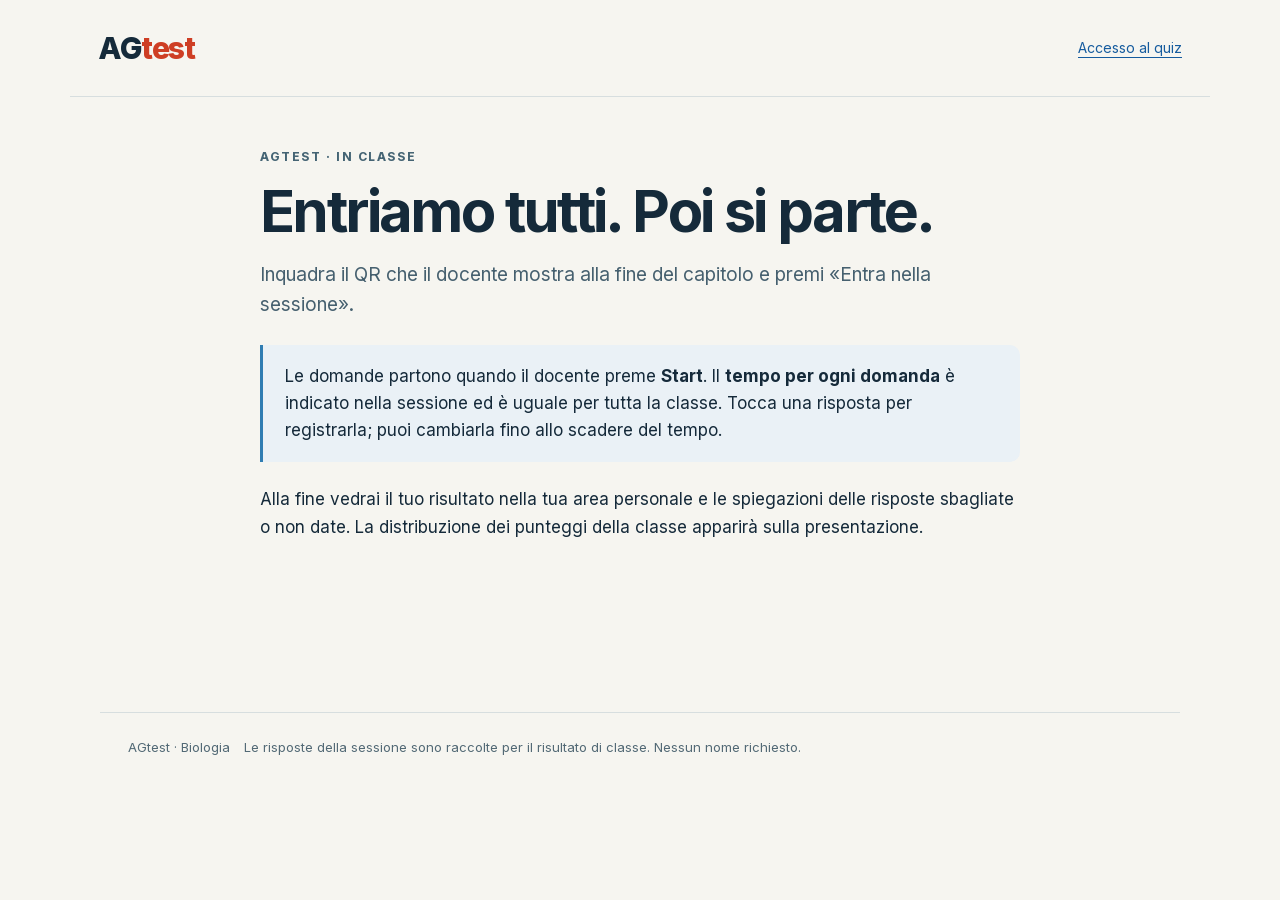
<file: quiz/index.html>
<!doctype html><html lang="it"><head><meta charset="utf-8"><meta name="viewport" content="width=device-width,initial-scale=1"><meta name="theme-color" content="#f6f5f0"><meta name="description" content="Quiz AGtest di fine capitolo: ciclo cellulare, mitosi, meiosi e fecondazione. Domande in classe e correzione personale al termine del quiz."><title>Quiz della lezione · AGtest</title><link rel="stylesheet" href="app.css"><script defer src="live.js?v=timer-sessione-20261015"></script></head><body><a class="skip" href="#main">Salta alle domande</a><header><a class="brand" href="../" aria-label="Sito AGtest">AG<span>test</span></a><a href="./">Accesso al quiz</a></header><main id="main" tabindex="-1"></main><noscript><p class="notice">Per partecipare e vedere la tua correzione personale, abilita JavaScript e riapri il QR del docente.</p></noscript><footer>AGtest · Biologia <span>Le risposte della sessione sono raccolte per il risultato di classe. Nessun nome richiesto.</span></footer></body></html>
</file>
<file: quiz/app.css>
@font-face{font-family:Inter;src:url(inter.woff2) format('woff2');font-display:swap;font-weight:100 900}*{box-sizing:border-box}body{margin:0;background:#f6f5f0;color:#152a3a;font-family:Inter,system-ui,sans-serif;font-size:17px;line-height:1.6}a{color:#155b9e;text-underline-offset:4px}button,input{font:inherit}button,a{touch-action:manipulation}button{cursor:pointer}button:disabled{cursor:default;opacity:.48}a:focus-visible,button:focus-visible,input:focus-visible{outline:3px solid #db512b;outline-offset:4px}header{max-width:1140px;margin:auto;padding:24px 28px;display:flex;align-items:center;justify-content:space-between;border-bottom:1px solid #d7dedf;gap:20px}.brand{color:#152a3a;font-weight:800;letter-spacing:-1.5px;font-size:30px;text-decoration:none}.brand span{color:#ce3e24}header>a:last-child{font-size:14px}main{max-width:1080px;margin:50px auto 70px;padding:0 28px;min-height:55vh}h1,h2,h3,p{margin:0 0 16px}h1{font-size:clamp(32px,5vw,58px);line-height:1.1;letter-spacing:-.045em;max-width:780px}h2{font-size:clamp(25px,3.5vw,36px);line-height:1.3;letter-spacing:-.025em}h3{font-size:22px;line-height:1.35}.eyebrow{font-weight:750;font-size:12px;letter-spacing:.13em;text-transform:uppercase;color:#456474;margin-bottom:14px}.intro{max-width:700px;font-size:19px;color:#46606f}.grid{display:grid;grid-template-columns:repeat(3,minmax(0,1fr));gap:18px;margin-top:34px}.chapter{background:#fff;border:1px solid #d7dedf;border-radius:18px;padding:25px;display:flex;flex-direction:column;min-width:0}.chapter .idx{font-size:13px;font-weight:750;color:#1768a7;margin-bottom:28px}.chapter h2{font-size:22px;margin-bottom:12px}.chapter p{font-size:15px;color:#4d6674}.chapter .btn{margin-top:auto;align-self:flex-start}.meta{font-size:14px;color:#4d6674}.btn{display:inline-flex;justify-content:center;align-items:center;padding:13px 23px;background:#155b9e;color:white;border:1px solid #155b9e;border-radius:9px;font-weight:650;text-decoration:none;min-height:48px;gap:8px}.btn.alt{color:#155b9e;background:transparent;border-color:#a6bdcb}.btn.small{padding:9px 16px;font-size:14px}.actions{display:flex;gap:12px;flex-wrap:wrap;align-items:center;margin-top:26px}.quiz{max-width:760px;margin:0 auto}.progress{height:5px;background:#d6e1e8;border-radius:5px;margin:22px 0 30px;overflow:hidden}.progress>div{height:100%;background:#2276b7}.question{background:#fff;border:1px solid #d7dedf;border-radius:18px;padding:32px}.question legend{font-size:clamp(23px,3vw,30px);font-weight:650;letter-spacing:-.025em;line-height:1.4;margin-bottom:24px;padding:0}.question fieldset{padding:0;border:0;margin:0;min-width:0}.options{display:grid;gap:12px}.option{display:flex;align-items:flex-start;gap:12px;border:1.5px solid #d2dce1;border-radius:10px;padding:16px;cursor:pointer;line-height:1.45;min-height:58px}.option:has(input:checked){background:#ecf5fc;border-color:#155b9e}.option input{margin:5px 0 0;accent-color:#155b9e;flex-shrink:0;width:18px;height:18px}.hint{font-size:14px;color:#526975;margin-top:20px;margin-bottom:0}.notice{background:#eaf1f6;border-left:3px solid #307db2;padding:18px 22px;border-radius:0 10px 10px 0;margin:24px 0}.score{display:flex;gap:24px;align-items:center;margin:30px 0;padding:24px;border-radius:16px;background:#e8f2ee}.score strong{font-size:48px;line-height:1;color:#126341;white-space:nowrap}.score p{margin:0}.review{padding:25px;margin-top:18px;background:white;border:1px solid #d7dedf;border-radius:14px}.review h3{font-size:20px}.tag{display:inline-block;padding:4px 9px;border-radius:5px;font-size:12px;font-weight:750;margin-bottom:12px;background:#e8f2ee;color:#126341}.tag.wrong{background:#fff1e6;color:#914619}.review .answer{font-weight:600}.review p{font-size:16px}.sources{font-size:14px}.sources a{display:inline-block;margin-right:12px}.status{font-size:14px;color:#914619}.teacher{margin-top:30px;border-top:1px solid #c7d5dc;padding-top:28px}.teacher-top{display:grid;grid-template-columns:1fr 210px;gap:30px;align-items:center}.qr{width:210px;height:210px;background:white;border-radius:8px;padding:6px}details{padding:18px 0;border-bottom:1px solid #d7dedf}summary{cursor:pointer;font-weight:650}details>div{padding-top:16px}details li{padding:4px 0}footer{max-width:1080px;margin:0 auto;padding:24px 28px 36px;font-size:13px;border-top:1px solid #d7dedf;display:flex;gap:14px;flex-wrap:wrap;color:#526975}.skip{position:absolute;left:10px;top:-70px;background:white;padding:10px;z-index:10}.skip:focus{top:10px}[hidden]{display:none!important}@media(max-width:800px){.grid{grid-template-columns:repeat(2,minmax(0,1fr))}}@media(max-width:520px){header{padding:18px 20px}main{padding:0 20px;margin:30px auto 45px}.grid{grid-template-columns:1fr}.chapter{padding:22px}.question{padding:22px 18px}.option{padding:14px 12px}.teacher-top{grid-template-columns:1fr}.score{padding:20px;gap:16px}.score strong{font-size:38px}.actions .btn{flex:1}.intro{font-size:17px}.brand{font-size:26px}}@media(prefers-reduced-motion:reduce){*{scroll-behavior:auto!important}}@media print{header,footer,.actions{display:none}.teacher{break-before:page}details{break-inside:avoid}.qr{width:160px;height:160px}}

.live-top{display:flex;justify-content:space-between;align-items:center;gap:16px}#timer{font-size:32px;font-variant-numeric:tabular-nums;color:#155b9e}#connection{color:#9e361e}

.save-study{margin-top:28px;padding:24px;border:1px solid #35587d;border-radius:14px;background:#12243a}.save-study h2{font-size:22px}.save-study p{line-height:1.65}.save-study a{color:#9bccff}.save-one{font-size:14px!important;margin-top:12px;background:#21354c!important;border:1px solid #47739a!important}.save-study .btn{white-space:normal;min-height:44px}
</file>
